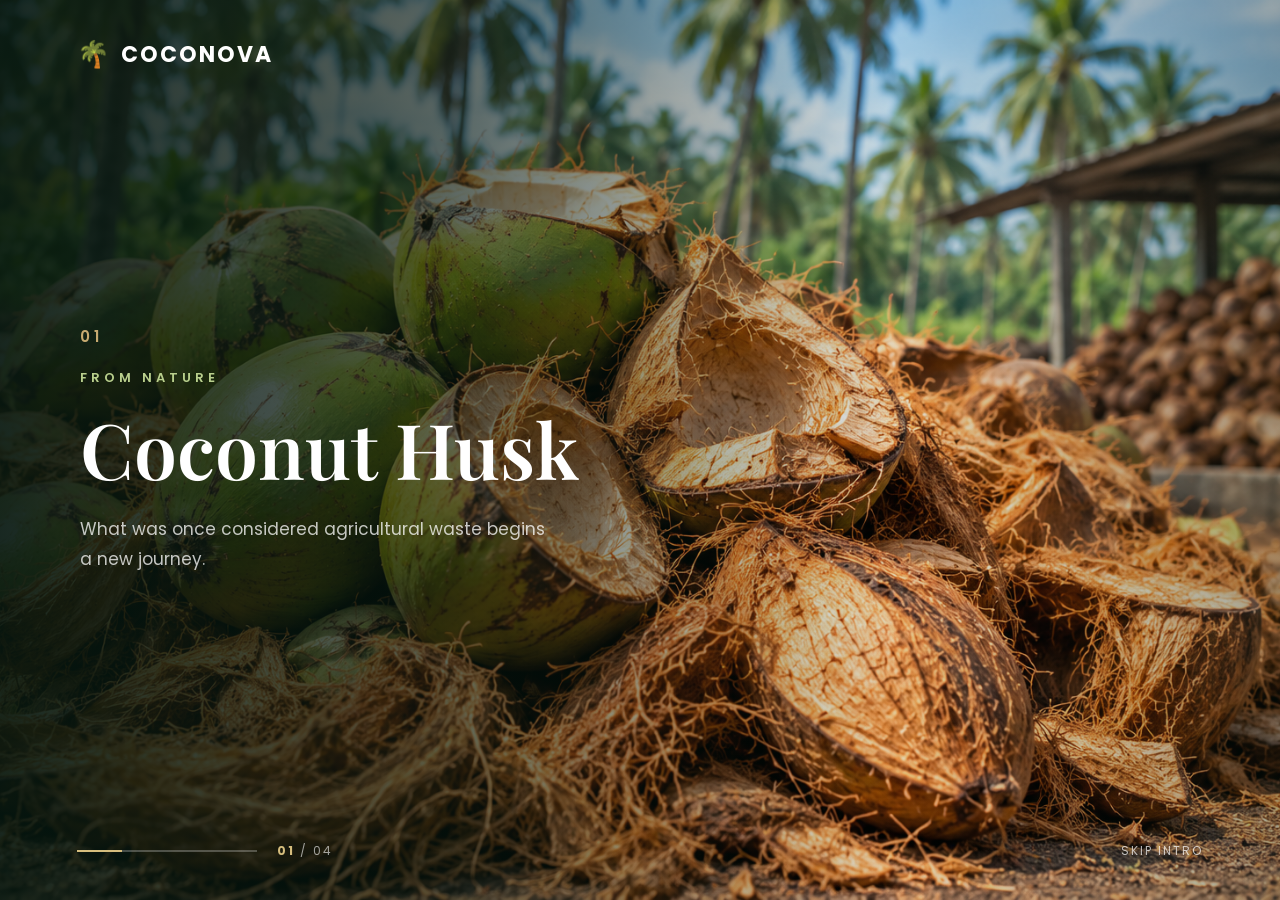
<file: index.html>
<!DOCTYPE html>

<html lang="en">
<head>
    <meta charset="UTF-8">
    <meta name="viewport" content="width=device-width, initial-scale=1.0">

 
<title>COCONOVA | Premium Coconut Products</title>

<link rel="stylesheet" href="style.css">

<!-- Google Font -->
<link rel="preconnect" href="https://fonts.googleapis.com">
<link rel="preconnect" href="https://fonts.gstatic.com" crossorigin>

<link href="https://fonts.googleapis.com/css2?family=Playfair+Display:wght@500;600;700&family=Poppins:wght@300;400;500;600;700&display=swap" rel="stylesheet">

<!-- Font Awesome Icons -->
<link rel="stylesheet"
    href="https://cdnjs.cloudflare.com/ajax/libs/font-awesome/6.5.1/css/all.min.css">
 

</head>

<body>

    <script>
    // Open intro before entering the homepage
    if (!sessionStorage.getItem("coconoveIntroShown")) {

        sessionStorage.setItem(
            "coconoveIntroShown",
            "true"
        );

        window.location.replace("intro.html");
    }
</script>

 
<!-- ================= NAVBAR ================= -->
<!-- ================= NAVBAR ================= -->

<header class="navbar">

    <!-- LOGO -->
    <a href="index.html" class="logo">
        <span class="logo-icon">🌴</span>
        <span>COCONOVA</span>
    </a>


    <!-- MAIN NAVIGATION -->
    <nav class="nav-links">

        <a href="index.html#home">Home</a>

        <a href="explore-machine.html">
            Explore Machine
        </a>

        <a href="shop.html">
            Products
        </a>

       <a href="index.html#about">
    About Us
</a>

<a href="index.html#team">
    Our Team
</a>

        <a href="index.html#contact">
            Contact
        </a>

    </nav>


    <!-- NAV ACTIONS -->
    <div class="nav-actions">

        <!-- MY ACCOUNT -->
        <a href="account.html" class="icon-btn account-btn">
            <i class="fa-solid fa-user"></i>
        </a>


        <!-- CART -->
        <a href="cart.html" class="icon-btn cart-btn">

            <i class="fa-solid fa-cart-shopping"></i>

            <span class="cart-count" id="cartCount">
                0
            </span>

        </a>

    </div>

</header>

<!-- ================= HERO ================= -->

<section class="hero" id="home">

    <div class="hero-overlay"></div>

    <div class="hero-content">

        <p class="hero-tag">
            🌿 SUSTAINABLE • NATURAL • PREMIUM
        </p>

        <h1>
            From Coconut Waste<br>
            To <span>Sustainable Value.</span>
        </h1>

        <p class="hero-description">
            Premium Cocopeat, Natural Coir Fiber and Advanced
            Coconut Processing Machines for a greener future.
        </p>

        <div class="hero-buttons">

           <a href="shop.html" class="btn btn-primary">
    Explore Products
    <i class="fa-solid fa-arrow-right"></i>
</a>
<a href="explore-machine.html" class="btn btn-secondary">
    <i class="fa-solid fa-gears"></i>
    Explore Machines
</a>
        </div>

    </div>

    <div class="hero-scroll">
        <span>Scroll to Explore</span>
        <i class="fa-solid fa-arrow-down"></i>
    </div>

</section>


<!-- ================= INTRO ================= -->

<section class="intro-section">

    <div class="intro-content">

        <p class="section-tag">WELCOME TO COCONOVA</p>

        <h2>
            Natural Solutions.<br>
            Powerful Possibilities.
        </h2>

        <p>
            At COCONOVA, we transform coconut resources into
            high-quality sustainable products. From premium cocopeat
            and natural coir fiber to advanced extraction machinery,
            we provide solutions for agriculture and industry.
        </p>

    </div>

    <div class="stats">

        <div class="stat-card">
            <h3>100%</h3>
            <p>Natural Products</p>
        </div>

        <div class="stat-card">
            <h3>Eco</h3>
            <p>Friendly Solutions</p>
        </div>

        <div class="stat-card">
            <h3>Premium</h3>
            <p>Quality Materials</p>
        </div>

    </div>

</section>

<!-- =========================================
     COCONOVA MACHINE SECTION
========================================= -->

<section class="machine-intro" id="machine">

    <div class="machine-intro-container">

        <!-- LEFT CONTENT -->
        <div class="machine-intro-content">

            <p class="section-tag">
                COCONOVA INNOVATION
            </p>

            <h2>
                Turn Coconut Husk Into
                <span>Something Valuable.</span>
            </h2>

            <p class="machine-description">
                CocoNova is a compact and affordable coconut husk
                processing machine designed for small-scale coconut
                vendors, farmers, and rural communities.
            </p>

            <p class="machine-description">
                Instead of throwing away or selling coconut husks at
                low prices, users can process them into useful
                <strong>Coir Fibre</strong> and
                <strong>Cocopeat</strong>.
            </p>


            <!-- FEATURES -->

            <div class="machine-features">

                <div class="machine-feature">

                    <div class="feature-icon">
                        <i class="fa-solid fa-compress"></i>
                    </div>

                    <div>
                        <h4>Compact Design</h4>
                        <p>Built for small-scale operations with limited space.</p>
                    </div>

                </div>


                <div class="machine-feature">

                    <div class="feature-icon">
                        <i class="fa-solid fa-indian-rupee-sign"></i>
                    </div>

                    <div>
                        <h4>Affordable Solution</h4>
                        <p>An alternative to expensive industrial machines.</p>
                    </div>

                </div>


                <div class="machine-feature">

                    <div class="feature-icon">
                        <i class="fa-solid fa-gears"></i>
                    </div>

                    <div>
                        <h4>Simple Operation</h4>
                        <p>Designed to reduce manual processing effort.</p>
                    </div>

                </div>

            </div>


            <a href="explore-machine.html" class="machine-btn">

                Explore The Machine

                <i class="fa-solid fa-arrow-right"></i>

            </a>

        </div>


        <!-- RIGHT MACHINE VISUAL -->

        <div class="machine-intro-visual">

            <div class="machine-image-box">

                <img src="machine-main.jpg"
                     alt="CocoNova Coconut Processing Machine">

            </div>


            <!-- FLOATING CARD -->

            <div class="machine-output-card">

                <p>FROM ONE MACHINE</p>

                <div class="output-items">

                    <div>
                        <i class="fa-solid fa-seedling"></i>
                        <span>COCOPEAT</span>
                    </div>

                    <div>
                        <i class="fa-solid fa-leaf"></i>
                        <span>COIR FIBRE</span>
                    </div>

                </div>

            </div>

        </div>

    </div>

</section>


<!-- =========================================
     HOW IT WORKS
========================================= -->
<!-- =========================================
     HOW THE MACHINE WORKS
========================================= -->

<section class="machine-process-section">

    <div class="process-heading">

        <p class="section-tag">HOW IT WORKS</p>

        <h2>From Coconut Waste to Valuable Products</h2>

        <p>
            Transforming coconut husk into useful natural products.
        </p>

    </div>


    <div class="process-flow">


        <!-- CARD 1 -->

        <div class="process-card">

            <span class="process-number">01</span>

            <div class="process-image">

                <img src="coconut-husk.jpg"
                     alt="Coconut Husk">

            </div>

            <div class="process-icon">🥥</div>

            <h3>Coconut Husk</h3>

            <p>
                Coconut husks are collected instead of being dumped
                or sold as low-value waste.
            </p>

        </div>


        <!-- ARROW -->

        <div class="process-arrow">
            <i class="fa-solid fa-arrow-right"></i>
        </div>


        <!-- CARD 2 -->

        <div class="process-card">

            <span class="process-number">02</span>

            <div class="process-image">

                <img src="machine-main.jpg"
                     alt="Coconut Processing Machine">

            </div>

            <div class="process-icon">⚙️</div>

            <h3>Processing</h3>

            <p>
                The husk enters the machine for cutting,
                crushing and separation.
            </p>

        </div>


        <!-- ARROW -->

        <div class="process-arrow">
            <i class="fa-solid fa-arrow-right"></i>
        </div>


        <!-- CARD 3 -->

        <div class="process-card">

            <span class="process-number">03</span>

            <div class="process-image">

                <img src="cocopeat-block.jpg"
                     alt="Cocopeat and Coir Fiber">

            </div>

            <div class="process-icon">🌱</div>

            <h3>Useful Output</h3>

            <p>
                The processed material produces valuable
                cocopeat and coir fibre.
            </p>

        </div>


    </div>

</section>
<!-- ================= CATEGORIES ================= -->
<!-- ================= CATEGORIES ================= -->

<section class="categories-section" id="categories">

    <div class="section-heading">

        <p class="section-tag">OUR COLLECTION</p>

        <h2>Shop By Category</h2>

        <p>
            Explore our sustainable coconut-based products
            and advanced coconut processing machinery.
        </p>

    </div>


    <div class="category-grid">


        <!-- COCOPEAT -->

        <div class="category-card category-image-card">

            <img src="cocopeat-block.jpg" alt="Premium Cocopeat">

            <div class="category-content">

                <h3>Cocopeat</h3>

                <p>
                    Premium natural growing medium for
                    gardening and agriculture.
                </p>

                <a href="shop.html?category=cocopeat">
                    Explore
                    <i class="fa-solid fa-arrow-right"></i>
                </a>

            </div>

        </div>


        <!-- COIR FIBER -->

        <div class="category-card category-image-card">

            <img src="coir-fiber.jpg" alt="Natural Coir Fiber">

            <div class="category-content">

                <h3>Coir Fiber</h3>

                <p>
                    Strong, natural and durable coconut
                    fiber for multiple applications.
                </p>

                <a href="shop.html?category=fiber">
                    Explore
                    <i class="fa-solid fa-arrow-right"></i>
                </a>

            </div>

        </div>


        <!-- MACHINE -->

        <div class="category-card category-image-card">

            <img src="machine-main.jpg"
                 alt="CocoNova Coconut Processing Machine">

            <div class="category-content">

                <h3>Machines</h3>

                <p>
                    Advanced coconut processing technology
                    designed for efficient production.
                </p>

                <a href="explore-machine.html">
                    Explore
                    <i class="fa-solid fa-arrow-right"></i>
                </a>

            </div>

        </div>


    </div>

</section>

<!-- ================= FEATURED PRODUCTS ================= -->
<!-- ================= FEATURED PRODUCTS ================= -->

<section class="featured-section">

    <div class="section-heading">

        <p class="section-tag">BEST SELLERS</p>

        <h2>Featured Products</h2>

        <p>
            Explore some of our most popular sustainable
            coconut-based products.
        </p>

    </div>


    <div class="product-grid">


        <!-- PRODUCT 1 -->

        <div class="product-card">

            <div class="product-image">

                <img src="cocopeat-block.jpg"
                     alt="Premium Cocopeat Block">

            </div>

            <div class="product-info">

                <span class="product-category">
                    COCOPEAT
                </span>

                <h3>Premium Cocopeat Block</h3>

                <p>
                    High-quality compressed cocopeat block
                    for gardening and agriculture.
                </p>

                <div class="product-bottom">

                    <span class="price">₹499</span>

                    <a href="shop.html?category=cocopeat"
                       class="add-cart">

                        <i class="fa-solid fa-arrow-right"></i>

                    </a>

                </div>

            </div>

        </div>


        <!-- PRODUCT 2 -->

        <div class="product-card">

            <div class="product-image">

                <img src="coir-fiber.jpg"
                     alt="Natural Coir Fiber">

            </div>

            <div class="product-info">

                <span class="product-category">
                    COIR FIBER
                </span>

                <h3>Natural Coir Fiber</h3>

                <p>
                    Strong and natural coconut fiber suitable
                    for industrial and agricultural applications.
                </p>

                <div class="product-bottom">

                    <span class="price">₹799</span>

                    <a href="shop.html?category=fiber"
                       class="add-cart">

                        <i class="fa-solid fa-arrow-right"></i>

                    </a>

                </div>

            </div>

        </div>


        <!-- PRODUCT 3 -->

        <div class="product-card">

            <div class="product-image">

                <img src="cocopeat-grow-bag.jpg"
                     alt="Cocopeat Grow Bag">

            </div>

            <div class="product-info">

                <span class="product-category">
                    GROW BAG
                </span>

                <h3>Cocopeat Grow Bag</h3>

                <p>
                    Ready-to-use cocopeat growing solution
                    designed for healthy plant development.
                </p>

                <div class="product-bottom">

                    <span class="price">₹599</span>

                    <a href="shop.html?category=cocopeat"
                       class="add-cart">

                        <i class="fa-solid fa-arrow-right"></i>

                    </a>

                </div>

            </div>

        </div>


    </div>


    <!-- VIEW ALL BUTTON -->

    <div class="view-all-products">

        <a href="shop.html" class="machine-btn">

            View All Products

            <i class="fa-solid fa-arrow-right"></i>

        </a>

    </div>

</section>


<!-- ================= MACHINE GALLERY ================= -->

<section class="machine-gallery-section">

    <div class="section-heading">

        <p class="section-tag">ENGINEERED FOR PERFORMANCE</p>

        <h2>Inside The CocoNova Machine</h2>

        <p>
            Explore the machine design, processing system,
            and rotary separation mechanism.
        </p>

    </div>


    <div class="machine-gallery">


        <div class="gallery-item gallery-large">

            <img src="machine-main.jpg"
                 alt="CocoNova Machine">

            <div class="gallery-overlay">

                <span>01</span>

                <h3>CocoNova Processing Machine</h3>

            </div>

        </div>


        <div class="gallery-item">

            <img src="machine-processing.jpg"
                 alt="Coconut Processing System">

            <div class="gallery-overlay">

                <span>02</span>

                <h3>Processing System</h3>

            </div>

        </div>


        <div class="gallery-item">

            <img src="machine-drum.jpg"
                 alt="Rotary Drum">

            <div class="gallery-overlay">

                <span>03</span>

                <h3>Rotary Drum</h3>

            </div>

        </div>


    </div>


    <div class="gallery-button">

        <a href="explore-machine.html" class="machine-btn">

            Explore Machine In Detail

            <i class="fa-solid fa-arrow-right"></i>

        </a>

    </div>

</section>
<!-- ================= WHY US ================= -->

<section class="why-section" id="about">

    <div class="why-content">

        <p class="section-tag">WHY COCONOVA?</p>

        <h2>
            Better For Your Business.<br>
            Better For The Planet.
        </h2>

        <p>
            We believe sustainable materials and modern technology
            can work together to create a better future.
        </p>


        <div class="why-grid">

            <div class="why-item">

                <div class="why-icon">
                    🌱
                </div>

                <div>
                    <h3>Eco-Friendly</h3>
                    <p>
                        Sustainable products made from natural
                        coconut resources.
                    </p>
                </div>

            </div>


            <div class="why-item">

                <div class="why-icon">
                    ⭐
                </div>

                <div>
                    <h3>Premium Quality</h3>
                    <p>
                        Carefully processed materials with
                        consistent quality.
                    </p>
                </div>

            </div>


            <div class="why-item">

                <div class="why-icon">
                    ⚙️
                </div>

                <div>
                    <h3>Modern Technology</h3>
                    <p>
                        Advanced machinery designed for
                        efficient processing.
                    </p>
                </div>

            </div>


        </div>

    </div>

</section>

<!-- =====================================================
     OUR TEAM / FOUNDERS
===================================================== -->

<section class="team-section" id="team">

    <div class="team-heading">

        <p class="section-tag">
            THE PEOPLE BEHIND COCONOVA
        </p>

        <h2>
            Meet Our <span>Team.</span>
        </h2>

        <p>
            COCONOVA is driven by a passionate team combining
            research, engineering, field experience and market
            understanding to turn coconut waste into sustainable value.
        </p>

    </div>


    <!-- ================= TEAM GRID ================= -->

  

<div class="team-grid">

    <!-- 01 VENNELA -->
    <div class="team-card">
        <div class="team-image">
            <img src="vennela.jpg" alt="S. Vennela">
            <div class="team-number">01</div>
        </div>

        <div class="team-info">
            <span class="team-role">TEAM LEAD</span>
            <h3>S. Vennela</h3>
            <p>
                Team coordination, project planning, documentation,
                and ensuring timely completion of project milestones.
            </p>
        </div>
    </div>


    <!-- 02 ABHIJITH -->
    <div class="team-card">
        <div class="team-image">
            <img src="abhijith.jpg" alt="G. Abhijith">
            <div class="team-number">02</div>
        </div>

        <div class="team-info">
            <span class="team-role">RESEARCH & VALIDATION LEAD</span>
            <h3>G. Abhijith</h3>
            <p>
                Research, testing, validation, and supporting
                project development.
            </p>
        </div>
    </div>


    <!-- 03 NAVEEN -->
    <div class="team-card">
        <div class="team-image">
            <img src="naveen.jpg" alt="Naveen">
            <div class="team-number">03</div>
        </div>

        <div class="team-info">
            <span class="team-role">DESIGN & TECHNICAL LEAD</span>
            <h3>Naveen</h3>
            <p>
                Machine design, fabrication, testing,
                and performance improvement.
            </p>
        </div>
    </div>


    <!-- 04 HEMALAYA -->
    <div class="team-card">
        <div class="team-image">
            <img src="hemalaya.jpg" alt="V. Hemalaya">
            <div class="team-number">04</div>
        </div>

        <div class="team-info">
            <span class="team-role">MARKET RESEARCH LEAD</span>
            <h3>V. Hemalaya</h3>
            <p>
                Market research, customer analysis, competitor
                analysis, and identifying market opportunities.
            </p>
        </div>
    </div>


    <!-- 05 RUTHIK -->
    <div class="team-card">
        <div class="team-image">
            <img src="ruthik.jpg" alt="S. Sai Ruthik">
            <div class="team-number">05</div>
        </div>

        <div class="team-info">
            <span class="team-role">FIELD TESTING & MARKET ANALYSIS</span>
            <h3>S. Sai Ruthik</h3>
            <p>
                Field testing, market analysis, stakeholder
                communication, and feedback collection.
            </p>
        </div>
    </div>

</div>



<!-- ================= CTA ================= -->

<section class="cta-section">

    <p class="section-tag">
        READY TO GO GREEN?
    </p>

    <h2>
        Discover Sustainable Coconut Solutions.
    </h2>

    <a href="#categories" class="btn btn-primary">
        Shop Now
        <i class="fa-solid fa-arrow-right"></i>
    </a>

</section>


<!-- ================= FOOTER ================= -->

<footer id="contact">

    <div class="footer-grid">

        <div class="footer-brand">

            <h2>🌴 COCONOVA</h2>

            <p>
                Transforming coconut resources into
                sustainable products and powerful solutions.
            </p>

        </div>


        <div class="footer-links">

            <h3>Quick Links</h3>

            <a href="#home">Home</a>
             <a href="shop.html">Products</a>
            <a href="#machines">Machines</a>
            <a href="#about">About Us</a>

        </div>


        <div class="footer-links">

            <h3>Contact</h3>

            <p>📧  vhran1011@gmail.com/p>
            <p>📞 +91 8639533425</p>
            <p>📍 Hyderabad, India</p>

        </div>

    </div>


    <div class="footer-bottom">

        <p>
            © 2026 COCONOVA. All Rights Reserved.
        </p>

    </div>

</footer>


<script src="script.js"></script>

 

</body>
</html>
</file>
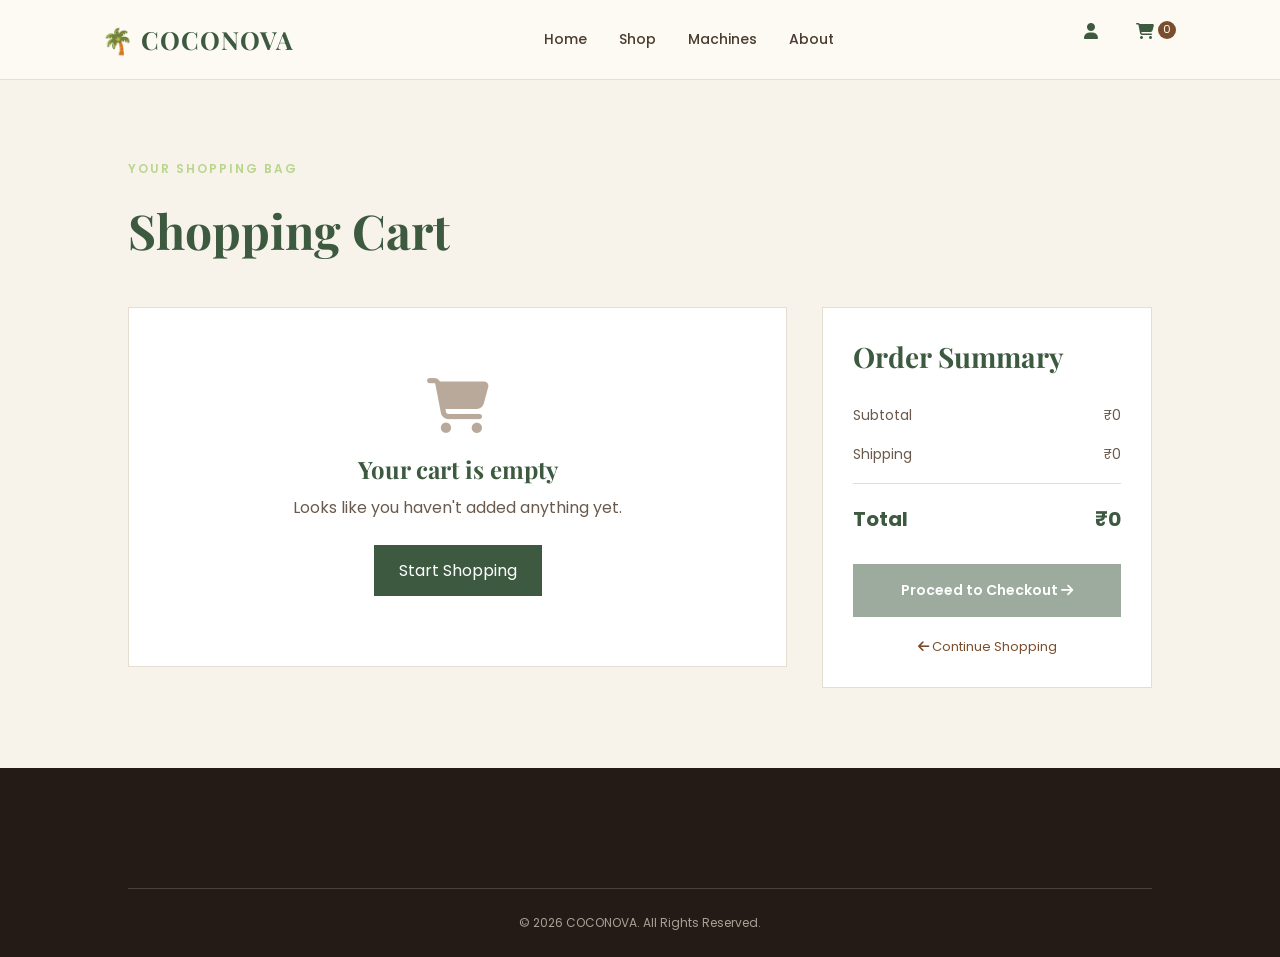
<file: cart.html>
<!DOCTYPE html>
<html lang="en">

<head>

    <meta charset="UTF-8">
    <meta name="viewport" content="width=device-width, initial-scale=1.0">

    <title>Shopping Cart | COCONOVA</title>

    <link rel="stylesheet" href="style.css">
    <link rel="stylesheet" href="cart.css">

    <link href="https://fonts.googleapis.com/css2?family=Playfair+Display:wght@500;600;700&family=Poppins:wght@300;400;500;600;700&display=swap" rel="stylesheet">

    <link rel="stylesheet"
        href="https://cdnjs.cloudflare.com/ajax/libs/font-awesome/6.5.1/css/all.min.css">

</head>

<body>


    <!-- ================= NAVBAR ================= -->

    <header class="navbar">

        <a href="index.html" class="logo">
            🌴 COCONOVA
        </a>

        <nav class="nav-links">

            <a href="index.html">Home</a>
            <a href="shop.html">Shop</a>
            <a href="shop.html?category=machines">Machines</a>
            <a href="index.html#about">About</a>

        </nav>


       <div class="nav-actions">

    <a href="account.html" class="icon-btn account-btn">
        <i class="fa-solid fa-user"></i>
    </a>

    <a href="cart.html" class="icon-btn cart-btn">

        <i class="fa-solid fa-cart-shopping"></i>

        <span class="cart-count">0</span>

    </a>

</div>

    </header>



    <!-- ================= CART ================= -->

    <section class="cart-section">

        <div class="cart-container">


            <div class="cart-header">

                <p class="section-tag">YOUR SHOPPING BAG</p>

                <h1>Shopping Cart</h1>

            </div>



            <div class="cart-layout">


                <!-- CART ITEMS -->

                <div class="cart-items">

                    <div id="cartItems">

                        <!-- JavaScript loads items here -->

                    </div>

                </div>



                <!-- ORDER SUMMARY -->

                <div class="cart-summary">

                    <h2>Order Summary</h2>


                    <div class="summary-row">

                        <span>Subtotal</span>

                        <span id="subtotal">₹0</span>

                    </div>


                    <div class="summary-row">

                        <span>Shipping</span>

                        <span id="shipping">₹0</span>

                    </div>


                    <div class="summary-total">

                        <span>Total</span>

                        <span id="total">₹0</span>

                    </div>


                    <button
                        class="checkout-btn"
                        id="checkoutBtn"
                    >

                        Proceed to Checkout

                        <i class="fa-solid fa-arrow-right"></i>

                    </button>


                    <a
                        href="shop.html"
                        class="continue-shopping"
                    >

                        <i class="fa-solid fa-arrow-left"></i>

                        Continue Shopping

                    </a>


                </div>


            </div>

        </div>

    </section>



    <!-- ================= FOOTER ================= -->

    <footer>

        <div class="footer-bottom">

            <p>© 2026 COCONOVA. All Rights Reserved.</p>

        </div>

    </footer>


  <script type="module" src="cart.js"></script>

</body>

</html>
</file>
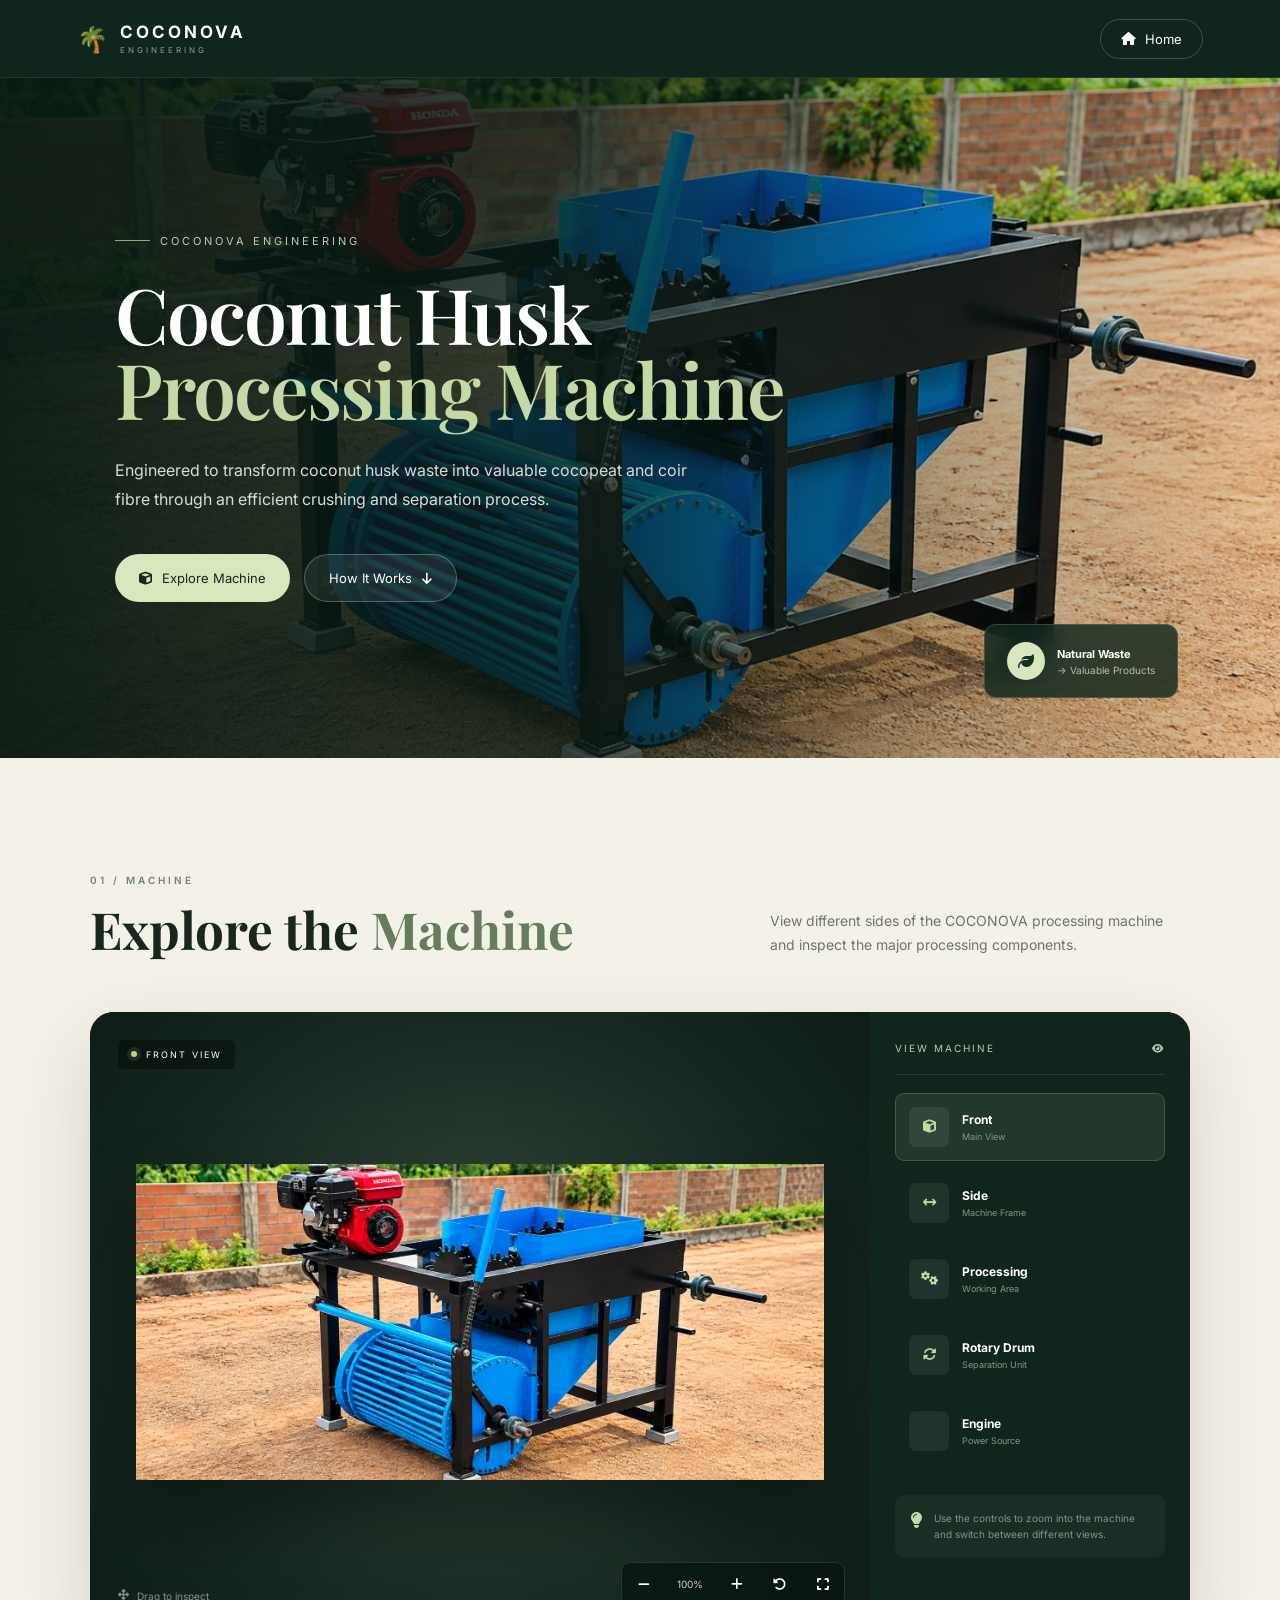
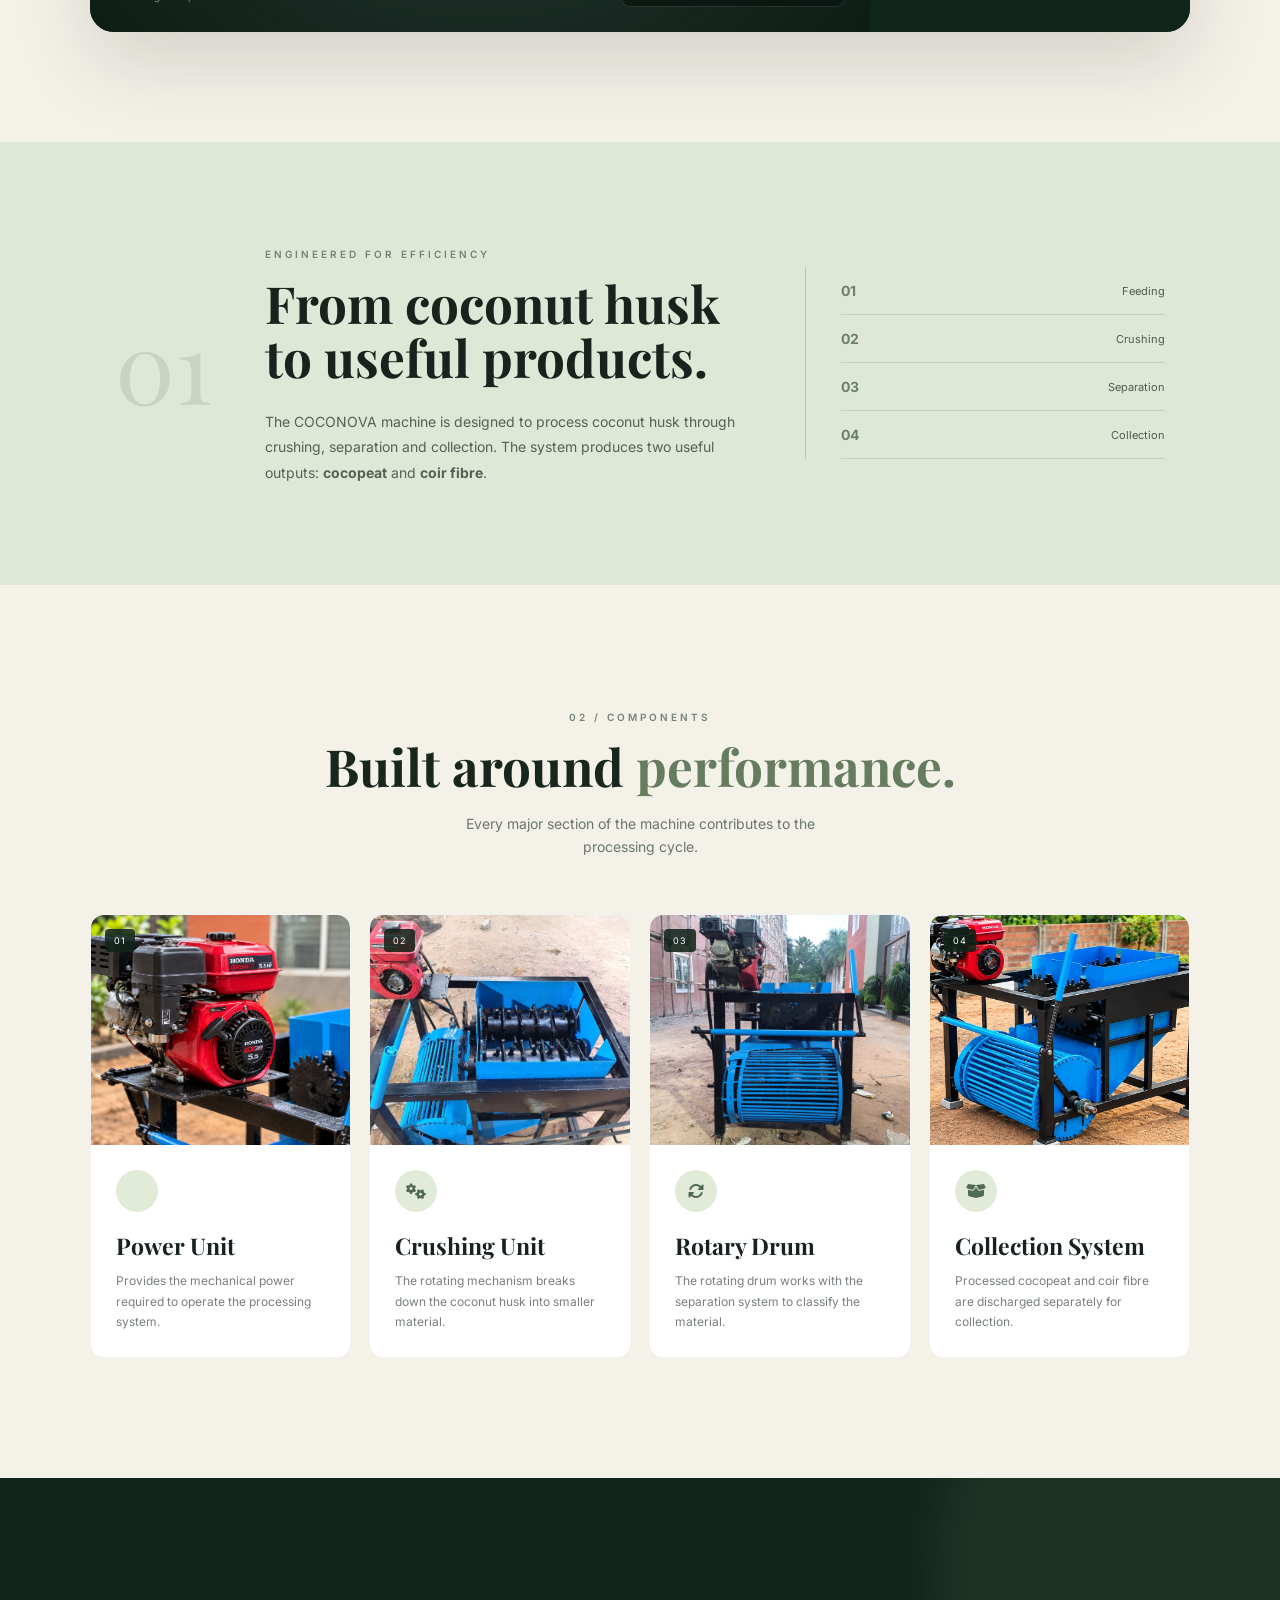
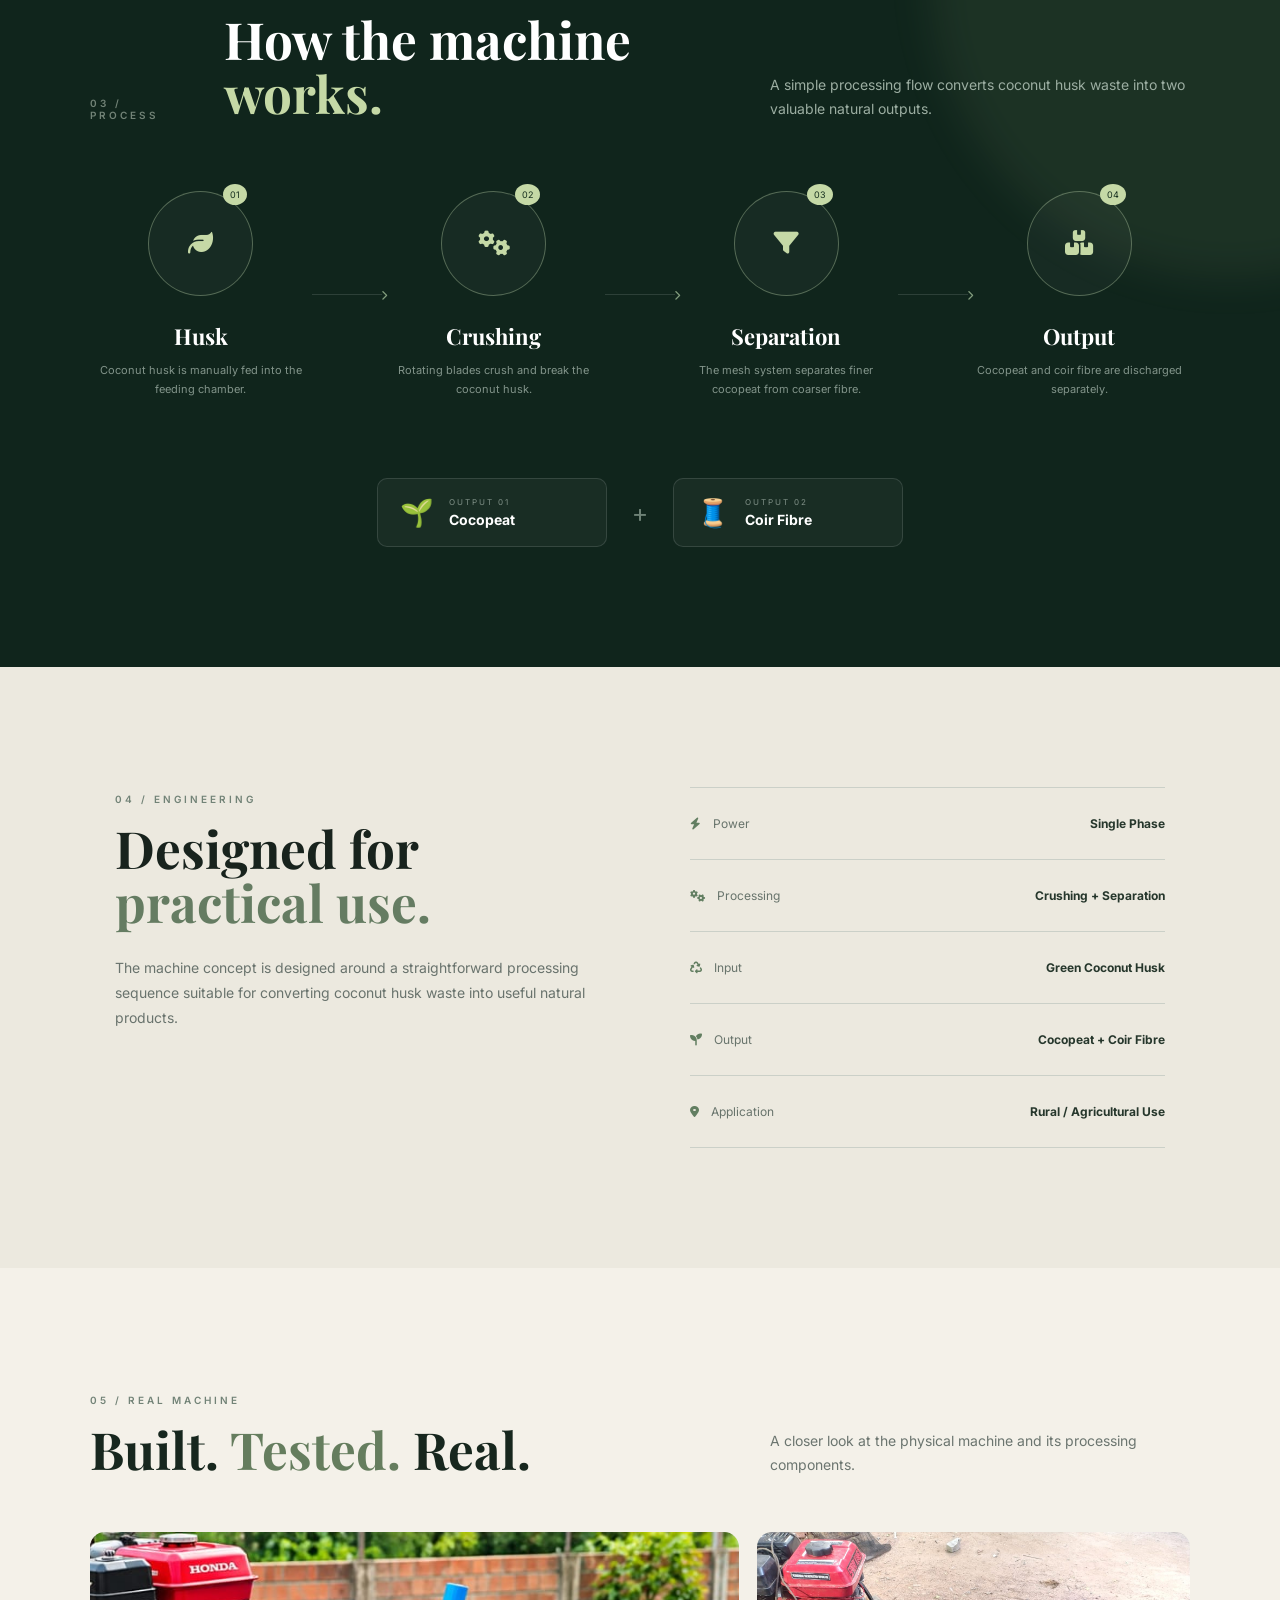
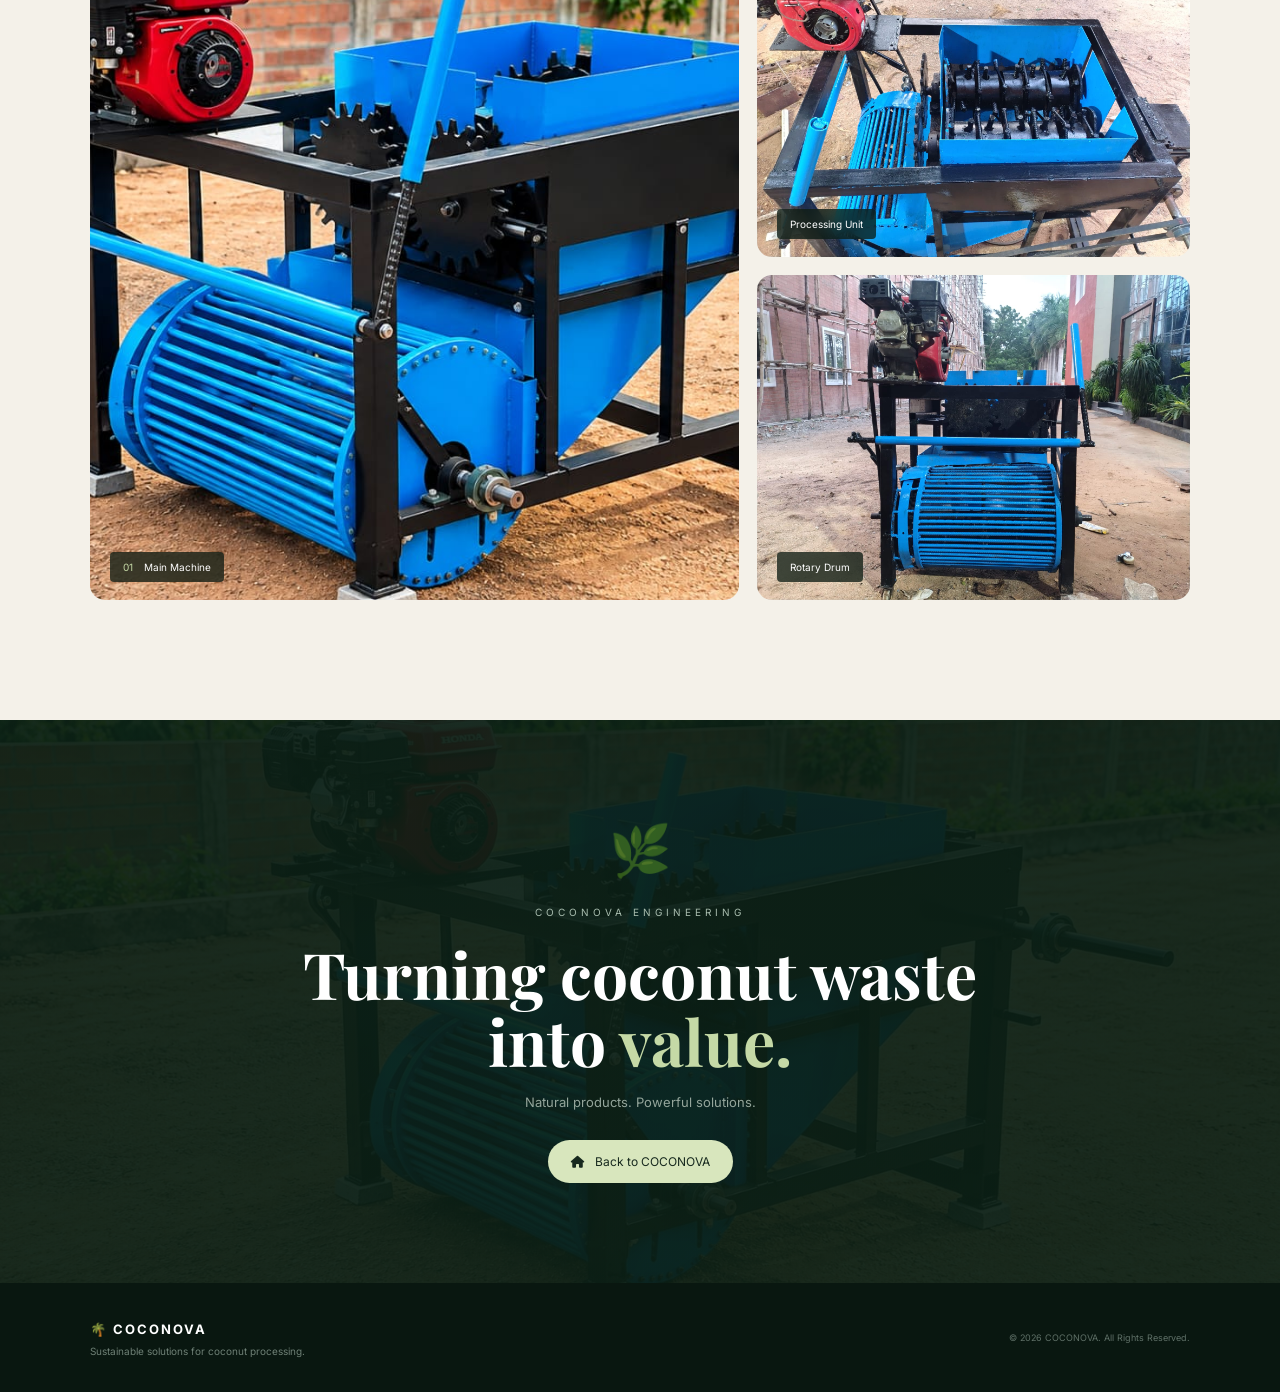
<file: explore-machine.html>
<!DOCTYPE html>
<html lang="en">
<head>
    <meta charset="UTF-8">
    <meta name="viewport" content="width=device-width, initial-scale=1.0">

    <title>Explore Machine | COCONOVA Engineering</title>

    <link rel="stylesheet" href="explore-machine.css">

    <link rel="preconnect" href="https://fonts.googleapis.com">
    <link rel="preconnect" href="https://fonts.gstatic.com" crossorigin>

    <link href="https://fonts.googleapis.com/css2?family=Inter:wght@400;500;600;700&family=Playfair+Display:wght@600;700&display=swap" rel="stylesheet">

    <link rel="stylesheet"
          href="https://cdnjs.cloudflare.com/ajax/libs/font-awesome/6.5.1/css/all.min.css">
</head>

<body>

<!-- =========================================================
     TOP BAR
========================================================= -->

<header class="machine-header">

    <a href="index.html" class="machine-logo">
        <span class="logo-mark">🌴</span>
        <span>
            <strong>COCONOVA</strong>
            <small>ENGINEERING</small>
        </span>
    </a>

    <a href="index.html" class="home-button">
        <i class="fa-solid fa-house"></i>
        <span>Home</span>
    </a>

</header>


<!-- =========================================================
     HERO
========================================================= -->

<section class="machine-hero">

    <div class="hero-content">

        <div class="eyebrow">
            <span></span>
            COCONOVA ENGINEERING
        </div>

        <h1>
            Coconut Husk
            <br>
            <em>Processing Machine</em>
        </h1>

        <p>
            Engineered to transform coconut husk waste into
            valuable cocopeat and coir fibre through an efficient
            crushing and separation process.
        </p>

        <div class="hero-buttons">

            <button class="primary-btn" onclick="scrollToViewer()">
                <i class="fa-solid fa-cube"></i>
                Explore Machine
            </button>

            <button class="secondary-btn" onclick="scrollToProcess()">
                How It Works
                <i class="fa-solid fa-arrow-down"></i>
            </button>

        </div>

    </div>

    <div class="hero-badge">

        <div class="badge-icon">
            <i class="fa-solid fa-leaf"></i>
        </div>

        <div>
            <strong>Natural Waste</strong>
            <span>→ Valuable Products</span>
        </div>

    </div>

</section>


<!-- =========================================================
     MACHINE VIEWER
========================================================= -->

<section class="viewer-section" id="machineViewer">

    <div class="section-heading">

        <div>
            <span class="section-number">01 / MACHINE</span>

            <h2>
                Explore the
                <span>Machine</span>
            </h2>
        </div>

        <p>
            View different sides of the COCONOVA processing
            machine and inspect the major processing components.
        </p>

    </div>


    <div class="machine-viewer">

        <!-- IMAGE AREA -->

        <div class="viewer-image-area">

            <div class="image-glow"></div>

            <img
                id="machineImage"
                src="machine-main.jpg"
                alt="COCONOVA Coconut Husk Processing Machine"
            >

            <!-- Image loading indicator -->

            <div class="image-loader" id="imageLoader">
                <div class="loader-circle"></div>
            </div>


            <!-- IMAGE LABEL -->

            <div class="image-label">

                <span class="live-dot"></span>

                <span id="viewLabel">
                    FRONT VIEW
                </span>

            </div>


            <!-- ZOOM CONTROLS -->

            <div class="viewer-controls">

                <button id="zoomOut" title="Zoom Out">
                    <i class="fa-solid fa-minus"></i>
                </button>

                <div class="zoom-value" id="zoomValue">
                    100%
                </div>

                <button id="zoomIn" title="Zoom In">
                    <i class="fa-solid fa-plus"></i>
                </button>

                <button id="resetView" title="Reset">
                    <i class="fa-solid fa-rotate-left"></i>
                </button>

                <button id="fullscreenBtn" title="Fullscreen">
                    <i class="fa-solid fa-expand"></i>
                </button>

            </div>


            <!-- DRAG HINT -->

            <div class="drag-hint">

                <i class="fa-solid fa-up-down-left-right"></i>

                <span>
                    Drag to inspect
                </span>

            </div>

        </div>


        <!-- VIEW SELECTION -->

        <div class="view-panel">

            <div class="view-panel-title">

                <span>VIEW MACHINE</span>

                <i class="fa-solid fa-eye"></i>

            </div>


            <div class="view-buttons">

                <button
                    class="view-btn active"
                    data-image="machine-main.jpg"
                    data-label="FRONT VIEW"
                >
                    <span class="view-icon">
                        <i class="fa-solid fa-cube"></i>
                    </span>

                    <span>
                        <strong>Front</strong>
                        <small>Main View</small>
                    </span>
                </button>


                <button
                    class="view-btn"
                    data-image="machine-side.jpg"
                    data-label="SIDE VIEW"
                >
                    <span class="view-icon">
                        <i class="fa-solid fa-arrows-left-right"></i>
                    </span>

                    <span>
                        <strong>Side</strong>
                        <small>Machine Frame</small>
                    </span>
                </button>


                <button
                    class="view-btn"
                    data-image="machine-processing.jpg"
                    data-label="PROCESSING VIEW"
                >
                    <span class="view-icon">
                        <i class="fa-solid fa-gears"></i>
                    </span>

                    <span>
                        <strong>Processing</strong>
                        <small>Working Area</small>
                    </span>
                </button>


                <button
                    class="view-btn"
                    data-image="machine-drum.jpg"
                    data-label="ROTARY DRUM"
                >
                    <span class="view-icon">
                        <i class="fa-solid fa-rotate"></i>
                    </span>

                    <span>
                        <strong>Rotary Drum</strong>
                        <small>Separation Unit</small>
                    </span>
                </button>


                <button
                    class="view-btn"
                    data-image="machine-engine.jpg"
                    data-label="POWER UNIT"
                >
                    <span class="view-icon">
                        <i class="fa-solid fa-engine"></i>
                    </span>

                    <span>
                        <strong>Engine</strong>
                        <small>Power Source</small>
                    </span>
                </button>

            </div>


            <div class="viewer-tip">

                <i class="fa-solid fa-lightbulb"></i>

                <p>
                    Use the controls to zoom into the machine
                    and switch between different views.
                </p>

            </div>

        </div>

    </div>

</section>


<!-- =========================================================
     MACHINE INTRO
========================================================= -->

<section class="machine-intro">

    <div class="intro-number">
        01
    </div>

    <div class="intro-content">

        <span class="section-number">
            ENGINEERED FOR EFFICIENCY
        </span>

        <h2>
            From coconut husk
            <br>
            to useful products.
        </h2>

        <p>
            The COCONOVA machine is designed to process coconut
            husk through crushing, separation and collection.
            The system produces two useful outputs:
            <strong>cocopeat</strong> and <strong>coir fibre</strong>.
        </p>

    </div>


    <div class="intro-stats">

        <div class="stat">
            <strong>01</strong>
            <span>Feeding</span>
        </div>

        <div class="stat">
            <strong>02</strong>
            <span>Crushing</span>
        </div>

        <div class="stat">
            <strong>03</strong>
            <span>Separation</span>
        </div>

        <div class="stat">
            <strong>04</strong>
            <span>Collection</span>
        </div>

    </div>

</section>


<!-- =========================================================
     COMPONENTS
========================================================= -->

<section class="components-section">

    <div class="section-heading centered">

        <span class="section-number">
            02 / COMPONENTS
        </span>

        <h2>
            Built around
            <span>performance.</span>
        </h2>

        <p>
            Every major section of the machine contributes
            to the processing cycle.
        </p>

    </div>


    <div class="components-grid">


        <!-- ENGINE -->

        <div class="component-card">

            <div class="component-image">

                <img
                    src="machine-engine.jpg"
                    alt="Machine engine"
                >

                <span class="component-number">
                    01
                </span>

            </div>

            <div class="component-content">

                <div class="component-icon">
                    <i class="fa-solid fa-engine"></i>
                </div>

                <h3>Power Unit</h3>

                <p>
                    Provides the mechanical power required
                    to operate the processing system.
                </p>

            </div>

        </div>


        <!-- CRUSHING -->

        <div class="component-card">

            <div class="component-image">

                <img
                    src="machine-processing.jpg"
                    alt="Machine processing unit"
                >

                <span class="component-number">
                    02
                </span>

            </div>

            <div class="component-content">

                <div class="component-icon">
                    <i class="fa-solid fa-gears"></i>
                </div>

                <h3>Crushing Unit</h3>

                <p>
                    The rotating mechanism breaks down the
                    coconut husk into smaller material.
                </p>

            </div>

        </div>


        <!-- DRUM -->

        <div class="component-card">

            <div class="component-image">

                <img
                    src="machine-drum.jpg"
                    alt="Rotary drum"
                >

                <span class="component-number">
                    03
                </span>

            </div>

            <div class="component-content">

                <div class="component-icon">
                    <i class="fa-solid fa-rotate"></i>
                </div>

                <h3>Rotary Drum</h3>

                <p>
                    The rotating drum works with the
                    separation system to classify the material.
                </p>

            </div>

        </div>


        <!-- OUTPUT -->

        <div class="component-card">

            <div class="component-image output-image">

                <img
                    src="machine-main.jpg"
                    alt="Machine output area"
                >

                <span class="component-number">
                    04
                </span>

            </div>

            <div class="component-content">

                <div class="component-icon">
                    <i class="fa-solid fa-box-open"></i>
                </div>

                <h3>Collection System</h3>

                <p>
                    Processed cocopeat and coir fibre are
                    discharged separately for collection.
                </p>

            </div>

        </div>

    </div>

</section>


<!-- =========================================================
     HOW IT WORKS
========================================================= -->

<section class="process-section" id="process">

    <div class="process-background"></div>

    <div class="process-inner">

        <div class="section-heading process-heading">

            <span class="section-number">
                03 / PROCESS
            </span>

            <h2>
                How the machine
                <span>works.</span>
            </h2>

            <p>
                A simple processing flow converts coconut
                husk waste into two valuable natural outputs.
            </p>

        </div>


        <div class="process-flow">


            <!-- STEP 1 -->

            <div class="process-step">

                <div class="step-circle">
                    <span>01</span>
                    <i class="fa-solid fa-leaf"></i>
                </div>

                <h3>Husk</h3>

                <p>
                    Coconut husk is manually fed into
                    the feeding chamber.
                </p>

            </div>


            <div class="flow-line">
                <i class="fa-solid fa-chevron-right"></i>
            </div>


            <!-- STEP 2 -->

            <div class="process-step">

                <div class="step-circle">
                    <span>02</span>
                    <i class="fa-solid fa-gears"></i>
                </div>

                <h3>Crushing</h3>

                <p>
                    Rotating blades crush and break
                    the coconut husk.
                </p>

            </div>


            <div class="flow-line">
                <i class="fa-solid fa-chevron-right"></i>
            </div>


            <!-- STEP 3 -->

            <div class="process-step">

                <div class="step-circle">
                    <span>03</span>
                    <i class="fa-solid fa-filter"></i>
                </div>

                <h3>Separation</h3>

                <p>
                    The mesh system separates finer
                    cocopeat from coarser fibre.
                </p>

            </div>


            <div class="flow-line">
                <i class="fa-solid fa-chevron-right"></i>
            </div>


            <!-- STEP 4 -->

            <div class="process-step">

                <div class="step-circle">
                    <span>04</span>
                    <i class="fa-solid fa-boxes-stacked"></i>
                </div>

                <h3>Output</h3>

                <p>
                    Cocopeat and coir fibre are
                    discharged separately.
                </p>

            </div>

        </div>


        <!-- OUTPUTS -->

        <div class="outputs">

            <div class="output-card">

                <div class="output-icon">
                    🌱
                </div>

                <div>
                    <span>OUTPUT 01</span>
                    <strong>Cocopeat</strong>
                </div>

            </div>


            <div class="output-plus">
                +
            </div>


            <div class="output-card">

                <div class="output-icon">
                    🧵
                </div>

                <div>
                    <span>OUTPUT 02</span>
                    <strong>Coir Fibre</strong>
                </div>

            </div>

        </div>

    </div>

</section>


<!-- =========================================================
     SPECIFICATIONS
========================================================= -->

<section class="spec-section">

    <div class="spec-left">

        <span class="section-number">
            04 / ENGINEERING
        </span>

        <h2>
            Designed for
            <span>practical use.</span>
        </h2>

        <p>
            The machine concept is designed around a
            straightforward processing sequence suitable
            for converting coconut husk waste into useful
            natural products.
        </p>

    </div>


    <div class="spec-table">

        <div class="spec-row">

            <span>
                <i class="fa-solid fa-bolt"></i>
                Power
            </span>

            <strong>
                Single Phase
            </strong>

        </div>


        <div class="spec-row">

            <span>
                <i class="fa-solid fa-gears"></i>
                Processing
            </span>

            <strong>
                Crushing + Separation
            </strong>

        </div>


        <div class="spec-row">

            <span>
                <i class="fa-solid fa-recycle"></i>
                Input
            </span>

            <strong>
                Green Coconut Husk
            </strong>

        </div>


        <div class="spec-row">

            <span>
                <i class="fa-solid fa-seedling"></i>
                Output
            </span>

            <strong>
                Cocopeat + Coir Fibre
            </strong>

        </div>


        <div class="spec-row">

            <span>
                <i class="fa-solid fa-location-dot"></i>
                Application
            </span>

            <strong>
                Rural / Agricultural Use
            </strong>

        </div>

    </div>

</section>


<!-- =========================================================
     REAL MACHINE GALLERY
========================================================= -->

<section class="gallery-section">

    <div class="section-heading">

        <div>

            <span class="section-number">
                05 / REAL MACHINE
            </span>

            <h2>
                Built.
                <span>Tested.</span>
                Real.
            </h2>

        </div>

        <p>
            A closer look at the physical machine and
            its processing components.
        </p>

    </div>


    <div class="machine-gallery">

        <div class="gallery-main">

            <img
                src="machine-main.jpg"
                alt="COCONOVA machine"
            >

            <div class="gallery-caption">
                <span>01</span>
                Main Machine
            </div>

        </div>


        <div class="gallery-small">

            <div>

                <img
                    src="machine-processing.jpg"
                    alt="Processing mechanism"
                >

                <span>Processing Unit</span>

            </div>


            <div>

                <img
                    src="machine-drum.jpg"
                    alt="Rotary drum"
                >

                <span>Rotary Drum</span>

            </div>

        </div>

    </div>

</section>


<!-- =========================================================
     FINAL CTA
========================================================= -->

<section class="machine-cta">

    <div class="cta-leaf">
        🌿
    </div>

    <span>
        COCONOVA ENGINEERING
    </span>

    <h2>
        Turning coconut waste
        <br>
        into <em>value.</em>
    </h2>

    <p>
        Natural products. Powerful solutions.
    </p>

    <a href="index.html" class="cta-button">
        <i class="fa-solid fa-house"></i>
        Back to COCONOVA
    </a>

</section>


<!-- =========================================================
     FOOTER
========================================================= -->

<footer class="machine-footer">

    <div>

        <strong>🌴 COCONOVA</strong>

        <p>
            Sustainable solutions for coconut processing.
        </p>

    </div>

    <span>
        © 2026 COCONOVA. All Rights Reserved.
    </span>

</footer>


<script src="explore-machine.js"></script>

</body>
</html>
</file>
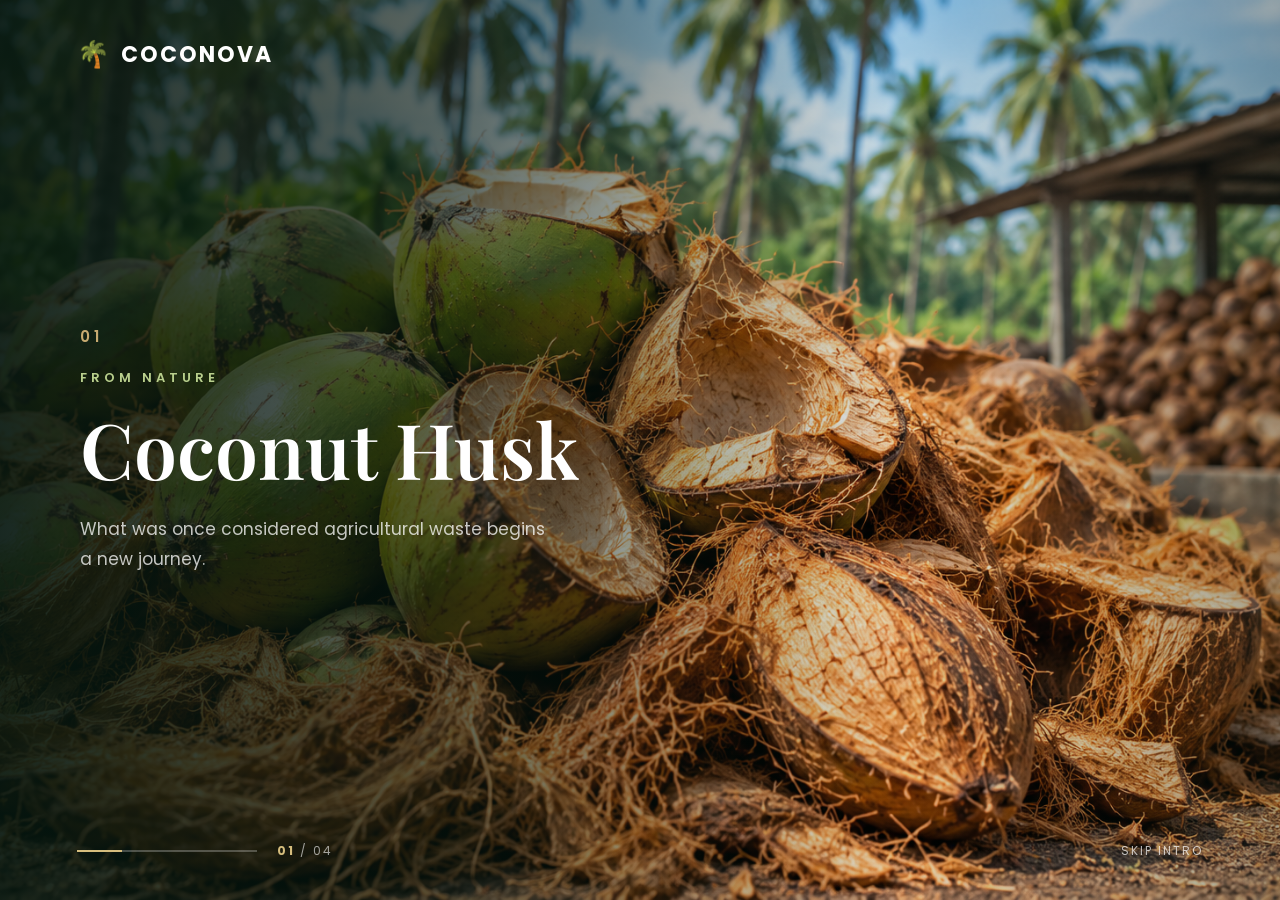
<file: intro.html>
<!DOCTYPE html>
<html lang="en">

<head>

    <meta charset="UTF-8">

    <meta
        name="viewport"
        content="width=device-width, initial-scale=1.0"
    >

    <title>COCONOVA</title>


    <!-- ==========================================
         GOOGLE FONTS
    =========================================== -->

    <link rel="preconnect" href="https://fonts.googleapis.com">

    <link
        rel="preconnect"
        href="https://fonts.gstatic.com"
        crossorigin
    >

    <link
        href="https://fonts.googleapis.com/css2?family=Playfair+Display:wght@500;600;700&family=Poppins:wght@300;400;500;600;700&display=swap"
        rel="stylesheet"
    >


    <!-- ==========================================
         INTRO CSS
    =========================================== -->

    <link
        rel="stylesheet"
        href="intro.css"
    >

</head>


<body>


<!-- ==========================================
     COCONOVA INTRO
========================================== -->

<div
    class="intro-container"
    id="introScreen"
>


    <!-- ==========================================
         BACKGROUND
    =========================================== -->

    <div class="intro-background"></div>

    <div class="overlay"></div>


    <!-- ==========================================
         LOGO
    =========================================== -->

    <div class="intro-logo">

        <span class="palm">🌴</span>

        <span>COCONOVA</span>

    </div>



    <!-- ==========================================
         SLIDES
    =========================================== -->

    <section class="slides-container">


        <!-- ======================================
             SLIDE 1
        ======================================= -->

        <div class="intro-slide active">

            <div class="slide-image">

                <img
                    src="coconut-husk.jpg"
                    alt="Coconut Husk"
                >

            </div>


            <div class="slide-content">

                <span class="slide-number">
                    01
                </span>

                <p class="small-title">
                    FROM NATURE
                </p>

                <h1>
                    Coconut Husk
                </h1>

                <p>
                    What was once considered agricultural
                    waste begins a new journey.
                </p>

            </div>

        </div>



        <!-- ======================================
             SLIDE 2
        ======================================= -->

        <div class="intro-slide">

            <div class="slide-image">

                <img
                    src="processing-machine.jpg"
                    alt="Processing Machine"
                >

            </div>


            <div class="slide-content">

                <span class="slide-number">
                    02
                </span>

                <p class="small-title">
                    ADVANCED PROCESSING
                </p>

                <h1>
                    Powerful Technology
                </h1>

                <p>
                    Coconut husk enters the COCONOVA
                    processing system for crushing
                    and separation.
                </p>

            </div>

        </div>



        <!-- ======================================
             SLIDE 3
        ======================================= -->

        <div class="intro-slide">

            <div class="slide-image">

                <img
                    src="machine-main.jpg"
                    alt="COCONOVA Machine"
                >

            </div>


            <div class="slide-content">

                <span class="slide-number">
                    03
                </span>

                <p class="small-title">
                    ENGINEERED FOR PERFORMANCE
                </p>

                <h1>
                    The COCONOVA Machine
                </h1>

                <p>
                    Designed to process green coconut husk
                    efficiently and transform waste into
                    valuable natural materials.
                </p>

            </div>

        </div>



        <!-- ======================================
             SLIDE 4
        ======================================= -->

        <div class="intro-slide final-slide">


            <div class="final-content">


                <span class="small-title">
                    THE RESULT
                </span>


                <h1>
                    From Waste<br>
                    To Value.
                </h1>


                <p>
                    Premium Cocopeat and Natural Coir Fiber.
                </p>



                <!-- ==================================
                     OUTPUT PRODUCTS
                =================================== -->

                <div class="outputs">


                    <!-- COCOPEAT -->

                    <div class="output-card">

                        <img
                            src="cocopeat-output.jpg"
                            alt="Cocopeat"
                        >

                        <span>
                            COCOPEAT
                        </span>

                    </div>



                    <!-- COIR FIBER -->

                    <div class="output-card">

                        <img
                            src="coir-fiber.jpg"
                            alt="Coir Fiber"
                        >

                        <span>
                            COIR FIBER
                        </span>

                    </div>


                </div>



                <!-- ==================================
                     ENTER WEBSITE
                =================================== -->

              <a
    href="index.html?intro=done"
    class="enter-btn"
    id="enterWebsite"
>

                    <span>
                        ENTER COCONOVA
                    </span>

                    <span>
                        →
                    </span>

                </a>


            </div>


        </div>


    </section>



    <!-- ==========================================
         PROGRESS
    =========================================== -->

    <div class="progress-container">


        <div class="progress-bar">

            <span id="progressBar"></span>

        </div>


        <div class="progress-text">

            <span
                class="current-slide"
                id="currentSlide"
            >
                01
            </span>

            <span>
                / 04
            </span>

        </div>


    </div>



    <!-- ==========================================
         SKIP INTRO
    =========================================== -->

    <a
        href="index.html"
        class="skip-btn"
        id="skipIntro"
    >
        SKIP INTRO
    </a>


</div>



<!-- ==========================================
     INTRO JAVASCRIPT
========================================== -->

<script src="intro.js"></script>


</body>

</html>
</file>
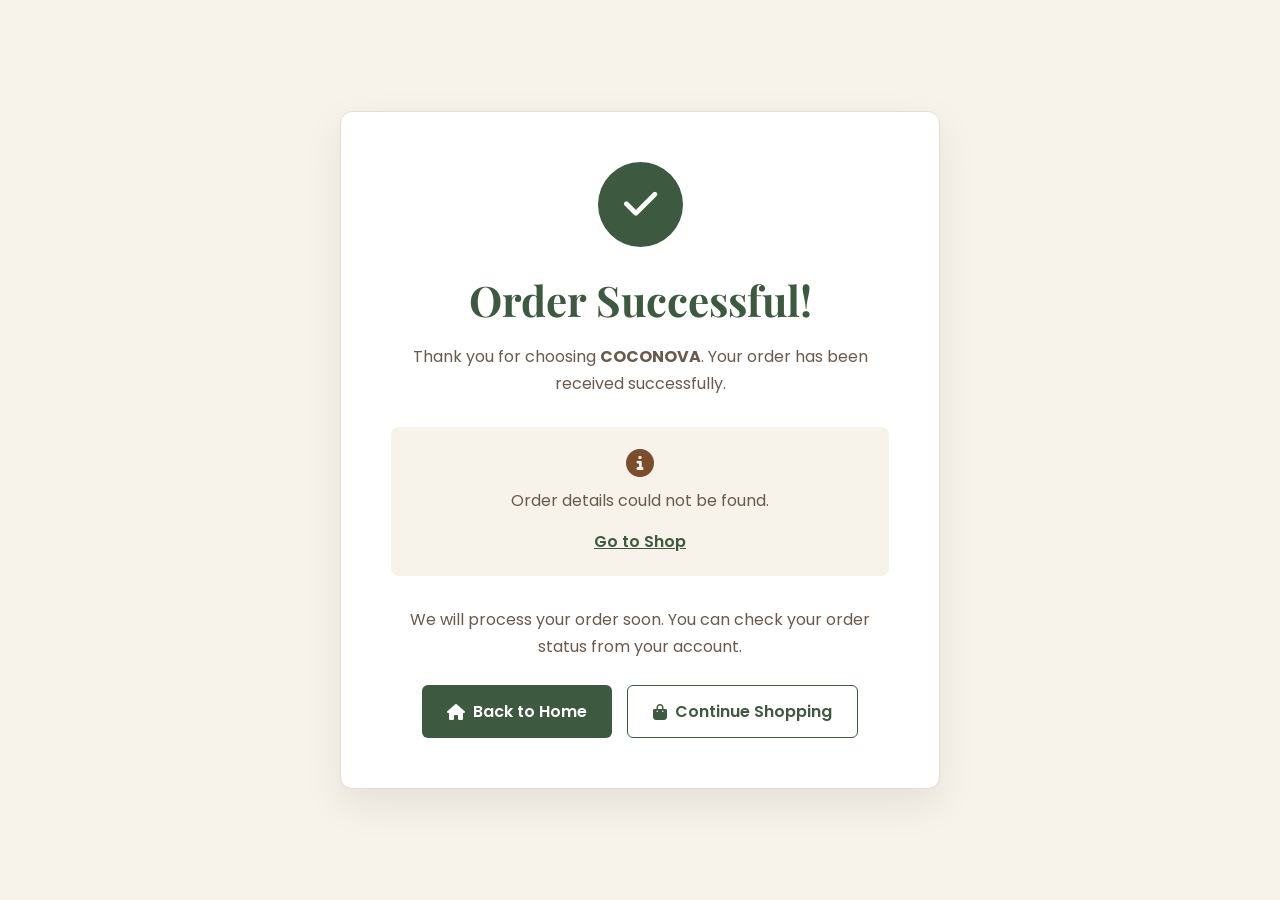
<file: order-success.html>
<!DOCTYPE html>
<html lang="en">

<head>

    <meta charset="UTF-8">

    <meta
        name="viewport"
        content="width=device-width, initial-scale=1.0"
    >

    <title>Order Successful | COCONOVA</title>


    <!-- MAIN CSS -->

    <link
        rel="stylesheet"
        href="style.css"
    >


    <!-- GOOGLE FONTS -->

    <link
        href="https://fonts.googleapis.com/css2?family=Playfair+Display:wght@500;600;700&family=Poppins:wght@300;400;500;600;700&display=swap"
        rel="stylesheet"
    >


    <!-- FONT AWESOME -->

    <link
        rel="stylesheet"
        href="https://cdnjs.cloudflare.com/ajax/libs/font-awesome/6.5.1/css/all.min.css"
    >


    <style>

        /* ============================= */
        /* SUCCESS PAGE */
        /* ============================= */

        .success-page {

            min-height: 100vh;

            display: flex;

            align-items: center;

            justify-content: center;

            padding: 40px 20px;

            background: #f7f3eb;

        }


        /* ============================= */
        /* SUCCESS CARD */
        /* ============================= */

        .success-card {

            background: white;

            max-width: 600px;

            width: 100%;

            padding: 50px;

            text-align: center;

            border: 1px solid #e5ddd0;

            border-radius: 12px;

            box-shadow:
                0 15px 40px
                rgba(0, 0, 0, 0.08);

        }


        /* ============================= */
        /* SUCCESS ICON */
        /* ============================= */

        .success-icon {

            width: 85px;

            height: 85px;

            margin:
                0 auto
                25px;

            border-radius: 50%;

            background: #3d5a40;

            color: white;

            display: flex;

            align-items: center;

            justify-content: center;

            font-size: 38px;

        }


        /* ============================= */
        /* HEADING */
        /* ============================= */

        .success-card h1 {

            font-family:
                "Playfair Display",
                serif;

            color: #3d5a40;

            font-size: 42px;

            margin-bottom: 15px;

        }


        /* ============================= */
        /* TEXT */
        /* ============================= */

        .success-card p {

            color: #6a5a4d;

            line-height: 1.7;

            margin-bottom: 15px;

        }


        /* ============================= */
        /* ORDER DETAILS BOX */
        /* ============================= */

        .order-details {

            background: #f7f3eb;

            padding: 22px;

            margin:
                30px 0;

            border-radius: 8px;

            text-align: left;

        }


        .order-row {

            display: flex;

            justify-content: space-between;

            gap: 20px;

            padding:
                10px 0;

            border-bottom:
                1px solid #e5ddd0;

            color: #6a5a4d;

        }


        .order-row:last-child {

            border-bottom: none;

        }


        .order-row strong {

            color: #3d5a40;

        }


        /* ============================= */
        /* STATUS */
        /* ============================= */

        .order-status {

            display: inline-block;

            padding:
                7px 15px;

            background: #fff3cd;

            color: #856404;

            border-radius: 20px;

            font-size: 13px;

            font-weight: 600;

        }


        /* ============================= */
        /* BUTTONS */
        /* ============================= */

        .success-buttons {

            display: flex;

            justify-content: center;

            gap: 15px;

            flex-wrap: wrap;

            margin-top: 25px;

        }


        .success-btn {

            display: inline-flex;

            align-items: center;

            justify-content: center;

            gap: 8px;

            padding:
                13px 25px;

            border-radius: 6px;

            text-decoration: none;

            font-family:
                "Poppins",
                sans-serif;

            font-weight: 600;

            transition: 0.3s;

        }


        .home-btn {

            background: #3d5a40;

            color: white;

        }


        .home-btn:hover {

            background: #2e4631;

            transform:
                translateY(-2px);

        }


        .shop-btn {

            border:
                1px solid #3d5a40;

            color: #3d5a40;

            background: white;

        }


        .shop-btn:hover {

            background: #f7f3eb;

        }


        /* ============================= */
        /* MOBILE */
        /* ============================= */

        @media (max-width: 600px) {

            .success-card {

                padding:
                    35px 22px;

            }


            .success-card h1 {

                font-size: 32px;

            }


            .order-row {

                flex-direction: column;

                gap: 3px;

            }

        }

    </style>

</head>


<body>


    <!-- ============================= -->
    <!-- SUCCESS PAGE -->
    <!-- ============================= -->

    <section class="success-page">


        <div class="success-card">


            <!-- SUCCESS ICON -->

            <div class="success-icon">

                <i class="fa-solid fa-check"></i>

            </div>


            <!-- TITLE -->

            <h1>

                Order Successful!

            </h1>


            <!-- MESSAGE -->

            <p>

                Thank you for choosing
                <strong>COCONOVA</strong>.

                Your order has been received
                successfully.

            </p>


            <!-- ============================= -->
            <!-- ORDER DETAILS -->
            <!-- ============================= -->

            <div
                class="order-details"
                id="orderDetails"
            >

                Loading order details...

            </div>


            <!-- MESSAGE -->

            <p>

                We will process your order soon.

                You can check your order status
                from your account.

            </p>


            <!-- ============================= -->
            <!-- BUTTONS -->
            <!-- ============================= -->

            <div class="success-buttons">


                <a
                    href="index.html"
                    class="success-btn home-btn"
                >

                    <i class="fa-solid fa-house"></i>

                    Back to Home

                </a>


                <a
                    href="shop.html"
                    class="success-btn shop-btn"
                >

                    <i class="fa-solid fa-bag-shopping"></i>

                    Continue Shopping

                </a>


            </div>


        </div>


    </section>


    <!-- ============================= -->
    <!-- JAVASCRIPT -->
    <!-- ============================= -->

    <script>


        // =====================================
        // GET LAST ORDER
        // =====================================

        const lastOrder = JSON.parse(

            localStorage.getItem(
                "lastCOCONOVAOrder"
            )

        );


        const orderDetails =

            document.getElementById(
                "orderDetails"
            );


        // =====================================
        // DISPLAY ORDER
        // =====================================

        if (lastOrder) {


            orderDetails.innerHTML = `


                <div class="order-row">

                    <span>

                        Order Number

                    </span>


                    <strong>

                        ${lastOrder.orderNumber}

                    </strong>

                </div>


                <div class="order-row">

                    <span>

                        Total Amount

                    </span>


                    <strong>

                        ₹${Number(
                            lastOrder.total
                        ).toLocaleString()}

                    </strong>

                </div>


                <div class="order-row">

                    <span>

                        Payment Method

                    </span>


                    <strong>

                        ${lastOrder.paymentMethod}

                    </strong>

                </div>


                <div class="order-row">

                    <span>

                        Order Status

                    </span>


                    <span
                        class="order-status"
                    >

                        ${lastOrder.status}

                    </span>

                </div>


            `;


        }


        // =====================================
        // ORDER NOT FOUND
        // =====================================

        else {


            orderDetails.innerHTML = `


                <div
                    style="
                        text-align: center;
                        color: #6a5a4d;
                    "
                >

                    <i
                        class="fa-solid fa-circle-info"
                        style="
                            font-size: 28px;
                            margin-bottom: 10px;
                            color: #7a4e2d;
                        "
                    ></i>


                    <p>

                        Order details could not
                        be found.

                    </p>


                    <a
                        href="shop.html"
                        style="
                            color: #3d5a40;
                            font-weight: 600;
                        "
                    >

                        Go to Shop

                    </a>


                </div>


            `;


        }


    </script>


</body>

</html>
</file>
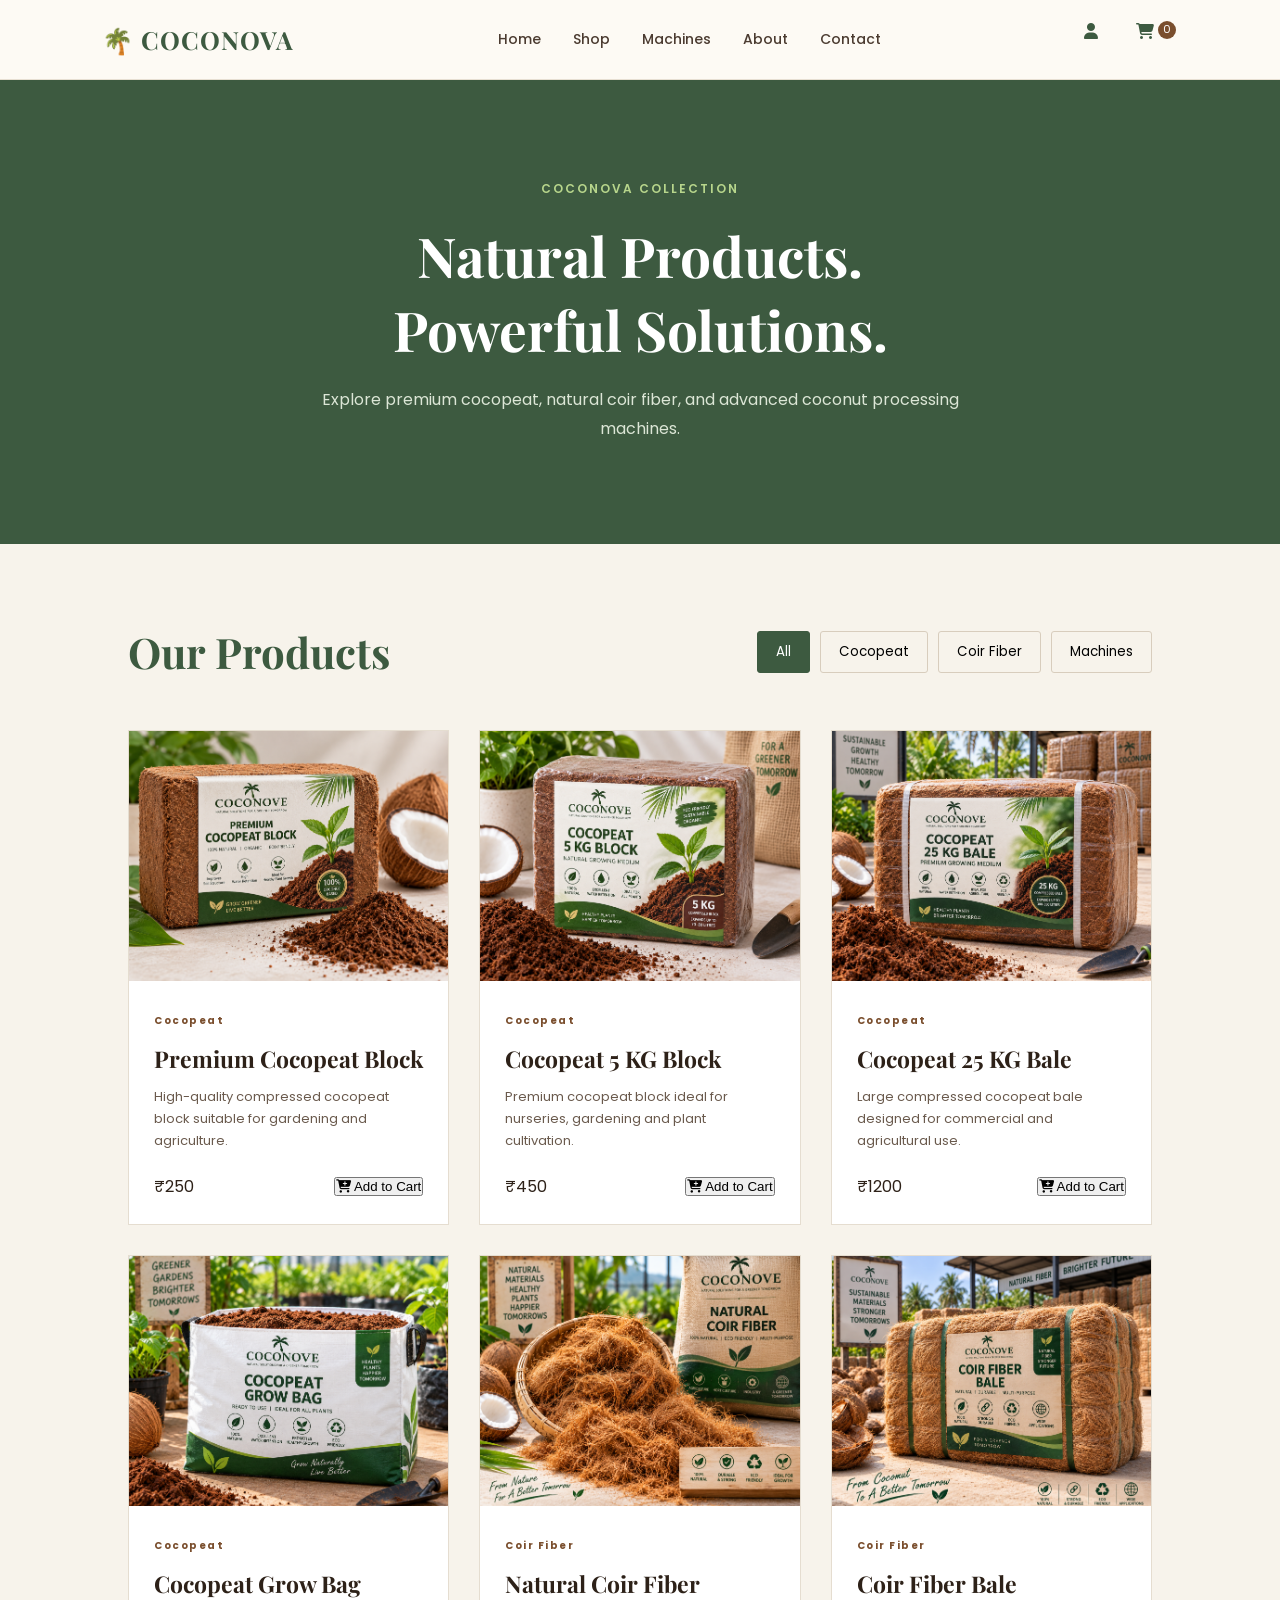
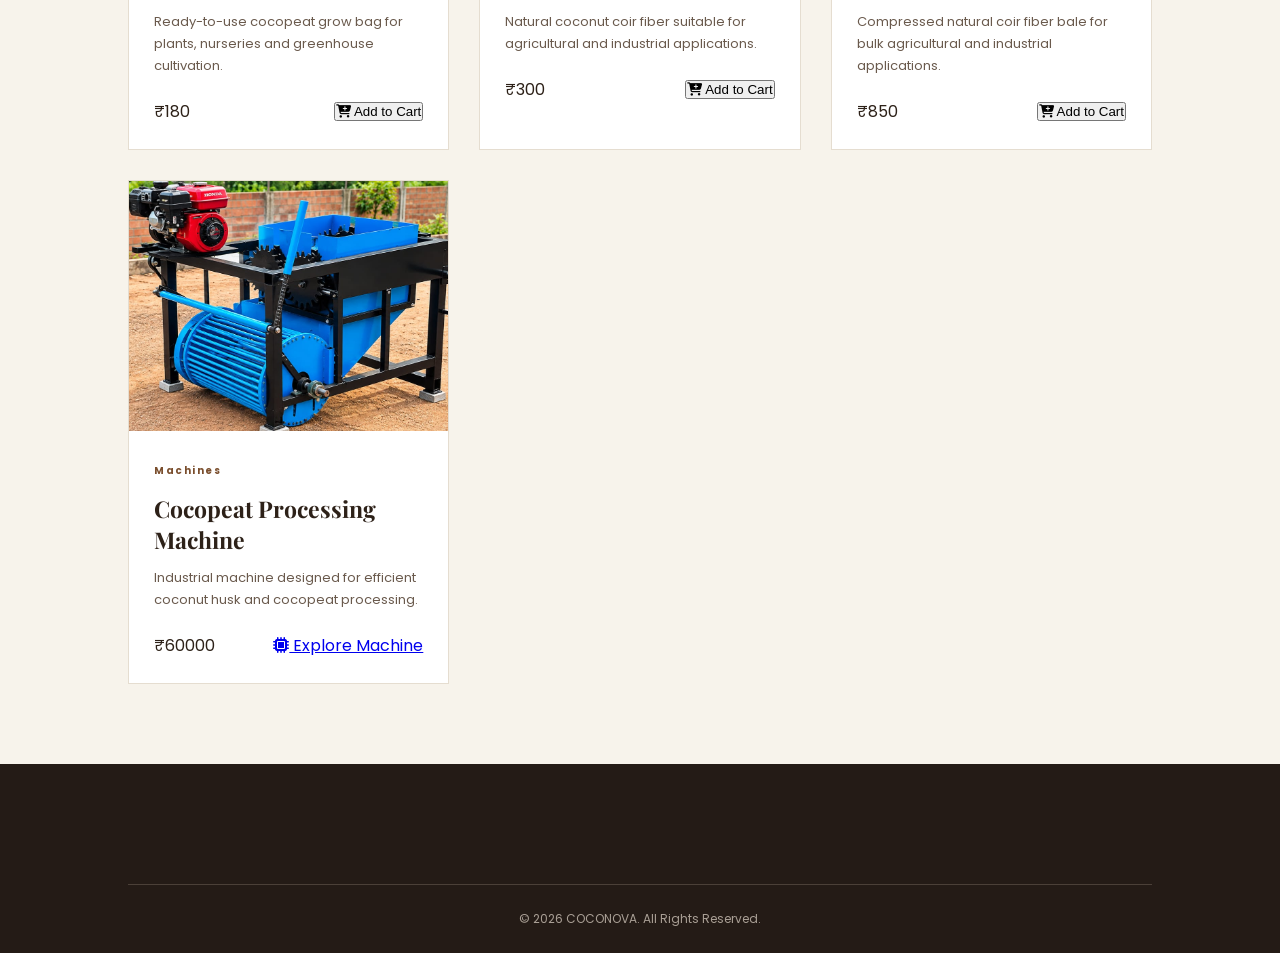
<file: shop.html>
<!DOCTYPE html>
<html lang="en">

<head>
    <meta charset="UTF-8">
    <meta name="viewport" content="width=device-width, initial-scale=1.0">

    <title>Shop | COCONOVA</title>

    <link rel="stylesheet" href="style.css">
    <link rel="stylesheet" href="shop.css">

    <link href="https://fonts.googleapis.com/css2?family=Playfair+Display:wght@500;600;700&family=Poppins:wght@300;400;500;600;700&display=swap" rel="stylesheet">

    <link rel="stylesheet"
        href="https://cdnjs.cloudflare.com/ajax/libs/font-awesome/6.5.1/css/all.min.css">
</head>

<body>

    <!-- NAVBAR -->
    <header class="navbar">

        <a href="index.html" class="logo">
            🌴 COCONOVA
        </a>

        <nav class="nav-links">
            <a href="index.html">Home</a>
            <a href="shop.html" class="active">Shop</a>
            <a href="shop.html?category=machines">Machines</a>
            <a href="index.html#about">About</a>
            <a href="index.html#contact">Contact</a>
        </nav>

      <div class="nav-actions">

    <a href="account.html" class="icon-btn account-btn">
        <i class="fa-solid fa-user"></i>
    </a>

    <a href="cart.html" class="icon-btn cart-btn">

        <i class="fa-solid fa-cart-shopping"></i>

        <span class="cart-count">0</span>

    </a>

</div>

    </header>


    <!-- SHOP HERO -->

    <section class="shop-hero">

        <p class="section-tag">COCONOVA COLLECTION</p>

        <h1>Natural Products.<br>Powerful Solutions.</h1>

        <p>
            Explore premium cocopeat, natural coir fiber,
            and advanced coconut processing machines.
        </p>

    </section>


    <!-- FILTERS -->

    <section class="shop-section">

        <div class="shop-top">

            <h2>Our Products</h2>

            <div class="filters">

                <button class="filter-btn active" data-category="all">
                    All
                </button>

                <button class="filter-btn" data-category="cocopeat">
                    Cocopeat
                </button>

                <button class="filter-btn" data-category="fiber">
                    Coir Fiber
                </button>

                <button class="filter-btn" data-category="machines">
                    Machines
                </button>

            </div>

        </div>


        <!-- PRODUCTS -->

        <div class="shop-products" id="shopProducts">

            <!-- JavaScript will load products here -->

        </div>

    </section>


    <footer>

        <div class="footer-bottom">
            <p>© 2026 COCONOVA. All Rights Reserved.</p>
        </div>

    </footer>


    <script src="shop.js"></script>

</body>
</html>
</file>
<file: style.css>
* {
  margin: 0;
  padding: 0;
  box-sizing: border-box;
  }

html {
scroll-behavior: smooth;
}

body {
font-family: "Poppins", sans-serif;
background: #f7f3eb;
color: #2d2118;
}

/* ================= NAVBAR ================= */

.navbar {
height: 80px;

 
display: flex;
align-items: center;
justify-content: space-between;

padding: 0 8%;

background: #fdfaf4;

position: sticky;
top: 0;

z-index: 1000;

border-bottom: 1px solid #e7dfd2;
 

}

.logo {
text-decoration: none;

 
font-family: "Playfair Display", serif;

font-size: 25px;
font-weight: 700;

color: #3d5a40;

letter-spacing: 1px;
 

}

.logo-icon {
margin-right: 5px;
}

.nav-links {
display: flex;
gap: 32px;
}

.nav-links a {
text-decoration: none;

 
color: #4b3b30;

font-size: 14px;
font-weight: 500;

transition: 0.3s;
 

}

.nav-links a:hover {
color: #6b8e23;
}

.nav-actions {
display: flex;
gap: 10px;
}

.icon-btn {
width: 42px;
height: 42px;

 
border: none;

background: transparent;

border-radius: 50%;

cursor: pointer;

font-size: 16px;

color: #3d5a40;

transition: 0.3s;

position: relative;
 

}

.icon-btn:hover {
background: #e8eee2;
}

.cart-count {
position: absolute;

 
top: 2px;
right: 2px;

background: #7a4e2d;

color: white;

width: 18px;
height: 18px;

border-radius: 50%;

font-size: 11px;

display: flex;
align-items: center;
justify-content: center;
 

}

/* ================= HERO ================= */

.hero {
min-height: 88vh;

 
position: relative;

display: flex;
align-items: center;

padding: 0 10%;

background:
    linear-gradient(
        90deg,
        rgba(25, 45, 30, 0.85),
        rgba(25, 45, 30, 0.55)
    ),
    url("https://images.unsplash.com/photo-1580984969071-a8da5656c2fb?auto=format&fit=crop&w=1800&q=80");

background-size: cover;
background-position: center;

color: white;
 

}

.hero-content {
max-width: 700px;

 
position: relative;

z-index: 2;
 

}

.hero-tag,
.section-tag {
color: #b8d68c;

 
font-size: 12px;

letter-spacing: 2px;

font-weight: 600;

margin-bottom: 20px;
 

}

.hero h1 {
font-family: "Playfair Display", serif;

 
font-size: clamp(45px, 6vw, 82px);

line-height: 1.1;

margin-bottom: 25px;
 

}

.hero h1 span {
color: #d8b26e;
}

.hero-description {
font-size: 17px;

 
line-height: 1.8;

max-width: 600px;

color: #f1eee7;

margin-bottom: 35px;
 

}

/* ================= BUTTONS ================= */

.hero-buttons {
display: flex;

 
gap: 15px;

flex-wrap: wrap;
 

}

.btn {
display: inline-flex;

 
align-items: center;

gap: 10px;

padding: 15px 25px;

border-radius: 4px;

text-decoration: none;

font-size: 14px;

font-weight: 600;

transition: 0.3s;
 

}

.btn-primary {
background: #d8b26e;

 
color: #2d2118;
 

}

.btn-primary:hover {
background: #ebc783;

 
transform: translateY(-3px);
 

}

.btn-secondary {
border: 1px solid rgba(255,255,255,0.6);

 
color: white;
 

}

.btn-secondary:hover {
background: white;

 
color: #2d2118;
 

}

.hero-scroll {
position: absolute;

 
bottom: 30px;

left: 50%;

transform: translateX(-50%);

display: flex;

flex-direction: column;

align-items: center;

gap: 8px;

font-size: 12px;

opacity: 0.8;
 

}

/* ================= INTRO ================= */

.intro-section {
padding: 100px 10%;

 
display: grid;

grid-template-columns: 1fr 1fr;

gap: 80px;

align-items: center;
 

}

.intro-content h2,
.section-heading h2,
.why-content h2,
.cta-section h2 {
font-family: "Playfair Display", serif;

 
font-size: 48px;

line-height: 1.2;

margin-bottom: 25px;

color: #3d5a40;
 

}

.intro-content > p:last-child {
line-height: 1.8;

 
color: #6a5a4d;
 

}

.stats {
display: grid;

 
grid-template-columns: repeat(3, 1fr);

gap: 15px;
 

}

.stat-card {
background: #ffffff;

 
padding: 30px 15px;

text-align: center;

border: 1px solid #e5ddd0;

transition: 0.3s;
 

}

.stat-card:hover {
transform: translateY(-8px);

 
box-shadow: 0 15px 30px rgba(0,0,0,0.08);
 

}

.stat-card h3 {
font-family: "Playfair Display", serif;

 
font-size: 28px;

color: #7a4e2d;

margin-bottom: 8px;
 

}

.stat-card p {
font-size: 12px;

 
color: #6a5a4d;
 

}

/* ================= CATEGORIES ================= */

.categories-section {
padding: 100px 10%;

 
background: #efe9dd;
 

}

.section-heading {
text-align: center;

 
max-width: 650px;

margin: auto auto 60px;
 

}

.section-heading > p:last-child {
color: #6a5a4d;

 
line-height: 1.7;
 

}

.category-grid {
display: grid;

 
grid-template-columns: repeat(3, 1fr);

gap: 25px;
 

}

.category-card {
background: #fffdf8;

 
padding: 45px 30px;

text-align: center;

border: 1px solid #e4dacb;

transition: 0.35s;
 

}

.category-card:hover {
transform: translateY(-10px);

 
box-shadow: 0 20px 40px rgba(70,50,30,0.12);
 

}

.category-icon {
font-size: 50px;

 
margin-bottom: 25px;
 

}

.category-card h3 {
font-family: "Playfair Display", serif;

 
font-size: 28px;

margin-bottom: 15px;

color: #3d5a40;
 

}

.category-card p {
font-size: 14px;

 
color: #6a5a4d;

line-height: 1.7;

margin-bottom: 25px;
 

}

.category-card a {
color: #7a4e2d;

 
text-decoration: none;

font-size: 13px;

font-weight: 600;
 

}

/* ================= FEATURED PRODUCTS ================= */

.featured-section {
padding: 100px 10%;
}

.product-grid {
display: grid;

 
grid-template-columns: repeat(3, 1fr);

gap: 25px;
 

}

.product-card {
background: white;


border: 1px solid #e5ddd0;

overflow: hidden;

transition: 0.3s;
 

}

.product-card:hover {
transform: translateY(-8px);

 
box-shadow: 0 20px 40px rgba(0,0,0,0.1);
 

}

.product-image {
height: 260px;

 
display: flex;

align-items: center;

justify-content: center;

font-size: 90px;
 

}

.product-cocopeat {
background: #e8dfcf;
}

.product-fiber {
background: #dce6d6;
}

.product-machine {
background: #dedbd5;
}

.product-info {
padding: 25px;
}

.product-category {
font-size: 10px;

 
letter-spacing: 1.5px;

color: #7a4e2d;

font-weight: 700;
 

}

.product-info h3 {
font-family: "Playfair Display", serif;

 
font-size: 23px;

margin: 12px 0;
 

}

.product-info p {
font-size: 13px;

 
color: #6a5a4d;

line-height: 1.7;
 

}

.product-bottom {
display: flex;

 
align-items: center;

justify-content: space-between;

margin-top: 22px;
 

}

.price {
color: #3d5a40;

 
font-weight: 700;

font-size: 18px;
 

}

.add-cart {
width: 42px;
height: 42px;

 
border: none;

background: #3d5a40;

color: white;

cursor: pointer;

transition: 0.3s;
 

}

.add-cart:hover {
background: #7a4e2d;
}

/* ================= WHY ================= */

.why-section {
padding: 100px 10%;

 
background: #3d5a40;

color: white;
 

}

.why-content {
max-width: 900px;
}

.why-content h2 {
color: white;
}

.why-content > p {
color: #d8e0d4;

 
line-height: 1.8;

margin-bottom: 45px;
 

}

.why-grid {
display: grid;

 
grid-template-columns: repeat(3, 1fr);

gap: 30px;
 

}

.why-item {
display: flex;

 
gap: 15px;
 

}

.why-icon {
font-size: 28px;
}

.why-item h3 {
margin-bottom: 8px;
}

.why-item p {
font-size: 13px;

 
line-height: 1.6;

color: #d8e0d4;
 

}

/* ================= CTA ================= */

.cta-section {
padding: 110px 10%;

 
text-align: center;

background: #e7dcc8;
 

}

.cta-section h2 {
margin-bottom: 30px;
}

/* ================= FOOTER ================= */

footer {
background: #241b16;

 
color: white;

padding: 70px 10% 25px;
 

}

.footer-grid {
display: grid;

 
grid-template-columns: 2fr 1fr 1fr;

gap: 50px;
 

}

.footer-brand h2 {
font-family: "Playfair Display", serif;

 
margin-bottom: 20px;

color: #d8b26e;
 

}

.footer-brand p {
color: #cfc7bd;

 
line-height: 1.7;

max-width: 350px;

font-size: 14px;
 

}

.footer-links {
display: flex;

 
flex-direction: column;

gap: 12px;
 

}

.footer-links h3 {
color: #d8b26e;

 
margin-bottom: 8px;
 

}

.footer-links a,
.footer-links p {
color: #cfc7bd;

 
text-decoration: none;

font-size: 13px;
 

}

.footer-bottom {
border-top: 1px solid #4b4038;

 
margin-top: 50px;

padding-top: 25px;

text-align: center;

color: #a99f95;

font-size: 12px;
 

}

/* ================= MOBILE ================= */

@media (max-width: 900px) {

 
.navbar {
    padding: 0 5%;
}

.nav-links {
    display: none;
}

.intro-section {
    grid-template-columns: 1fr;
    gap: 50px;
}

.category-grid,
.product-grid,
.why-grid {
    grid-template-columns: 1fr;
}

.footer-grid {
    grid-template-columns: 1fr;
}
 

}

@media (max-width: 600px) {

 
.navbar {
    height: 70px;
}

.logo {
    font-size: 20px;
}

.icon-btn {
    width: 35px;
    height: 35px;
}

.hero {
    padding: 0 7%;
    min-height: 85vh;
}

.hero h1 {
    font-size: 45px;
}

.intro-section,
.categories-section,
.featured-section,
.why-section,
.cta-section {
    padding: 70px 7%;
}

.intro-content h2,
.section-heading h2,
.why-content h2,
.cta-section h2 {
    font-size: 35px;
}

.stats {
    grid-template-columns: 1fr;
}


}
/* ==========================================
   GLOBAL RESPONSIVE SETTINGS
========================================== */

/* Prevent horizontal scrolling */

html,
body {
    width: 100%;
    overflow-x: hidden;
}


/* Better box sizing */

*,
*::before,
*::after {
    box-sizing: border-box;
}


/* Images responsive */

img {
    max-width: 100%;
    height: auto;
}


/* ==========================================
   LARGE SCREENS
========================================== */

@media (min-width: 1400px) {

    .container,
    .hero-container,
    .shop-container,
    .account-container,
    .cart-container {
        max-width: 1400px;
        margin-left: auto;
        margin-right: auto;
    }

}


/* ==========================================
   TABLETS
========================================== */

@media (max-width: 1024px) {

    .navbar {
        padding-left: 5%;
        padding-right: 5%;
    }

    .hero-container {
        padding-left: 5%;
        padding-right: 5%;
    }

}


/* ==========================================
   MOBILE NAVBAR
========================================== */

@media (max-width: 768px) {

    .navbar {

        padding: 15px 20px;

        flex-wrap: wrap;

        gap: 15px;

    }


    .logo {

        font-size: 20px;

    }


    .nav-links {

        order: 3;

        width: 100%;

        display: flex;

        justify-content: center;

        gap: 18px;

        flex-wrap: wrap;

    }


    .nav-links a {

        font-size: 13px;

    }


    .nav-actions {

        margin-left: auto;

        display: flex;

        gap: 10px;

    }


    .icon-btn {

        width: 38px;

        height: 38px;

    }

}


/* ==========================================
   SMALL MOBILE
========================================== */

@media (max-width: 480px) {

    .navbar {

        padding: 12px 15px;

    }


    .nav-links {

        gap: 12px;

    }


    .nav-links a {

        font-size: 12px;

    }


    .logo {

        font-size: 18px;

    }

}
/* ==========================================
   HOMEPAGE RESPONSIVE
========================================== */

@media (max-width: 900px) {

    .hero-container {

        grid-template-columns: 1fr;

        text-align: center;

        gap: 40px;

    }


    .hero-content {

        margin: auto;

    }


    .hero-buttons {

        justify-content: center;

        flex-wrap: wrap;

    }


    .hero-image {

        margin: auto;

    }

}


/* MOBILE */

@media (max-width: 600px) {

    .hero-section {

        padding: 60px 20px;

    }


    .hero-title {

        font-size: clamp(
            36px,
            10vw,
            55px
        );

        line-height: 1.15;

    }


    .hero-content p {

        font-size: 15px;

    }


    .hero-buttons {

        flex-direction: column;

        align-items: stretch;

        width: 100%;

    }


    .hero-buttons .btn {

        width: 100%;

        text-align: center;

    }

}
/* =========================================
   MACHINE INTRO SECTION
========================================= */

.machine-intro {
    padding: 110px 8%;
    background: #f6f3ec;
    overflow: hidden;
}

.machine-intro-container {
    max-width: 1400px;
    margin: auto;

    display: grid;
    grid-template-columns: 1fr 1fr;

    align-items: center;
    gap: 80px;
}


/* LEFT CONTENT */

.machine-intro-content h2 {
    font-family: "Playfair Display", serif;

    font-size: clamp(40px, 5vw, 68px);

    line-height: 1.15;

    color: #173c2d;

    margin: 15px 0 25px;
}

.machine-intro-content h2 span {
    display: block;
    color: #8b6b3f;
}


.machine-description {
    font-family: "Poppins", sans-serif;

    font-size: 16px;

    line-height: 1.9;

    color: #555;

    max-width: 600px;

    margin-bottom: 15px;
}


/* FEATURES */

.machine-features {
    margin-top: 35px;

    display: grid;

    gap: 20px;
}


.machine-feature {
    display: flex;

    align-items: center;

    gap: 18px;
}


.feature-icon {
    min-width: 55px;
    height: 55px;

    display: flex;

    align-items: center;
    justify-content: center;

    background: #173c2d;

    color: #fff;

    border-radius: 14px;

    font-size: 20px;
}


.machine-feature h4 {
    font-family: "Poppins", sans-serif;

    color: #173c2d;

    font-size: 17px;

    margin-bottom: 4px;
}


.machine-feature p {
    font-family: "Poppins", sans-serif;

    color: #666;

    font-size: 14px;

    margin: 0;
}


/* BUTTON */

.machine-btn {
    display: inline-flex;

    align-items: center;

    gap: 12px;

    margin-top: 40px;

    padding: 16px 28px;

    background: #173c2d;

    color: white;

    text-decoration: none;

    font-family: "Poppins", sans-serif;

    font-weight: 600;

    border-radius: 50px;

    transition: 0.3s ease;
}


.machine-btn:hover {
    background: #8b6b3f;

    transform: translateY(-3px);
}


/* =========================================
   MACHINE IMAGE
========================================= */

.machine-intro-visual {
    position: relative;
}


.machine-image-box {
    position: relative;

    border-radius: 25px;

    overflow: hidden;

    background: #173c2d;

    box-shadow:
        0 25px 60px rgba(0, 0, 0, 0.2);
}


.machine-image-box img {
    width: 100%;

    height: 520px;

    object-fit: cover;

    display: block;

    transition: 0.5s ease;
}


.machine-image-box:hover img {
    transform: scale(1.05);
}


/* OUTPUT CARD */

.machine-output-card {
    position: absolute;

    bottom: -30px;

    left: -40px;

    background: white;

    padding: 22px 28px;

    border-radius: 18px;

    box-shadow:
        0 15px 40px rgba(0, 0, 0, 0.15);
}


.machine-output-card > p {
    font-family: "Poppins", sans-serif;

    font-size: 11px;

    letter-spacing: 2px;

    color: #888;

    margin-bottom: 15px;
}


.output-items {
    display: flex;

    gap: 25px;
}


.output-items div {
    display: flex;

    flex-direction: column;

    gap: 8px;

    color: #173c2d;

    font-family: "Poppins", sans-serif;

    font-size: 12px;

    font-weight: 700;
}


.output-items i {
    font-size: 24px;

    color: #8b6b3f;
}


/* =========================================
   HOW IT WORKS
========================================= */

.machine-process {
    padding: 110px 8%;

    background: #173c2d;

    color: white;
}


.process-header {
    text-align: center;

    max-width: 700px;

    margin: auto;

    margin-bottom: 70px;
}


.process-header h2 {
    font-family: "Playfair Display", serif;

    font-size: 52px;

    margin: 15px 0;
}


.process-header > p:last-child {
    font-family: "Poppins", sans-serif;

    color: #d8ddd9;
}


.machine-process .section-tag {
    color: #c5b08b;
}


/* PROCESS STEPS */

.process-steps {
    max-width: 1200px;

    margin: auto;

    display: flex;

    align-items: center;

    justify-content: center;

    gap: 30px;
}


.process-step {
    width: 300px;

    min-height: 310px;

    padding: 35px 30px;

    position: relative;

    text-align: center;

    background: rgba(255, 255, 255, 0.08);

    border: 1px solid rgba(255, 255, 255, 0.12);

    border-radius: 20px;

    transition: 0.3s ease;
}


.process-step:hover {
    transform: translateY(-10px);

    background: rgba(255, 255, 255, 0.13);
}


.step-number {
    position: absolute;

    top: 18px;

    left: 20px;

    font-family: "Poppins", sans-serif;

    font-size: 13px;

    color: #c5b08b;

    font-weight: 600;
}


.step-icon {
    font-size: 55px;

    margin: 30px 0 20px;
}


.process-step h3 {
    font-family: "Poppins", sans-serif;

    font-size: 20px;

    margin-bottom: 12px;
}


.process-step p {
    font-family: "Poppins", sans-serif;

    font-size: 14px;

    line-height: 1.8;

    color: #d7ded9;
}


.process-arrow {
    font-size: 25px;

    color: #c5b08b;
}


/* =========================================
   RESPONSIVE
========================================= */

@media (max-width: 1000px) {

    .machine-intro-container {
        grid-template-columns: 1fr;

        gap: 60px;
    }


    .machine-intro-visual {
        max-width: 700px;

        margin: auto;
    }


    .process-steps {
        flex-direction: column;
    }


    .process-arrow {
        transform: rotate(90deg);
    }

}


@media (max-width: 600px) {

    .machine-intro {
        padding: 80px 6%;
    }


    .machine-process {
        padding: 80px 6%;
    }


    .machine-image-box img {
        height: 380px;
    }


    .machine-output-card {
        position: relative;

        left: auto;

        bottom: auto;

        margin-top: -10px;

        width: 90%;
    }


    .machine-intro-content h2 {
        font-size: 42px;
    }


    .process-header h2 {
        font-size: 40px;
    }


    .process-step {
        width: 100%;
    }

}
/* =========================================
   CATEGORY IMAGE CARDS
========================================= */

.category-image-card {
    position: relative;
    overflow: hidden;
    padding: 0 !important;
    min-height: 420px;
    border-radius: 18px;
}

.category-image-card img {
    width: 100%;
    height: 420px;
    object-fit: cover;
    display: block;
    transition: 0.5s ease;
}

.category-image-card:hover img {
    transform: scale(1.08);
}

.category-content {
    position: absolute;
    bottom: 0;
    left: 0;
    width: 100%;
    padding: 28px;
    color: white;
    background: linear-gradient(
        to top,
        rgba(0, 0, 0, 0.88),
        rgba(0, 0, 0, 0.05)
    );
}

.category-content h3 {
    font-size: 28px;
    margin-bottom: 10px;
}

.category-content p {
    margin-bottom: 18px;
    color: #eeeeee;
}

.category-content a {
    color: white;
    font-weight: 600;
    text-decoration: none;
}

.category-content a i {
    margin-left: 8px;
    transition: 0.3s;
}

.category-content a:hover i {
    margin-left: 14px;
}


/* =========================================
   PRODUCT IMAGES
========================================= */

.product-image {
    height: 250px;
    overflow: hidden;
    background: #f2f2f2;
}

.product-image img {
    width: 100%;
    height: 100%;
    object-fit: cover;
    display: block;
    transition: 0.5s ease;
}

.product-card:hover .product-image img {
    transform: scale(1.08);
}

.view-all-products {
    text-align: center;
    margin-top: 50px;
}


/* =========================================
   MACHINE GALLERY
========================================= */

.machine-gallery-section {
    padding: 110px 8%;
    background: #f6f4ef;
}

.machine-gallery {
    max-width: 1250px;
    margin: 60px auto 0;

    display: grid;

    grid-template-columns: 1.5fr 1fr 1fr;

    gap: 20px;
}

.gallery-item {
    position: relative;

    min-height: 400px;

    overflow: hidden;

    border-radius: 18px;

    background: #111;
}

.gallery-large {
    grid-row: span 1;
}

.gallery-item img {
    width: 100%;
    height: 100%;

    position: absolute;

    object-fit: cover;

    transition: transform 0.6s ease;
}

.gallery-item:hover img {
    transform: scale(1.08);
}

.gallery-overlay {
    position: absolute;

    bottom: 0;
    left: 0;

    width: 100%;

    padding: 28px;

    color: white;

    background: linear-gradient(
        to top,
        rgba(0, 0, 0, 0.9),
        transparent
    );
}

.gallery-overlay span {
    display: block;

    color: #9caf88;

    font-weight: 700;

    margin-bottom: 8px;
}

.gallery-overlay h3 {
    font-size: 22px;
}

.gallery-button {
    text-align: center;
    margin-top: 45px;
}


/* =========================================
   MOBILE
========================================= */

@media (max-width: 900px) {

    .machine-gallery {
        grid-template-columns: 1fr;
    }

    .gallery-item {
        min-height: 350px;
    }

}


@media (max-width: 600px) {

    .category-image-card,
    .category-image-card img {
        height: 380px;
        min-height: 380px;
    }

    .product-image {
        height: 220px;
    }

}
/* =========================================
   MACHINE PROCESS SECTION
========================================= */

.machine-process-section {
    padding: 100px 8%;
    background: #123d2f;
}


/* HEADING */

.process-heading {
    text-align: center;
    margin-bottom: 70px;
}

.process-heading .section-tag {
    color: #b7d98a;
    font-size: 13px;
    letter-spacing: 3px;
    font-weight: 600;
    margin-bottom: 15px;
}

.process-heading h2 {
    font-size: 42px;
    color: #ffffff;
    margin-bottom: 15px;
    font-family: "Playfair Display", serif;
}

.process-heading p {
    color: #d5ddd7;
    font-size: 18px;
}


/* PROCESS FLOW */

.process-flow {
    display: flex;
    align-items: center;
    justify-content: center;
    gap: 35px;
}


/* PROCESS CARD */

.process-card {
    width: 420px;
    min-height: 500px;

    position: relative;

    padding: 20px 35px 40px;

    border-radius: 25px;

    background: rgba(255, 255, 255, 0.10);

    border: 1px solid rgba(255, 255, 255, 0.15);

    text-align: center;

    transition: 0.4s ease;

    overflow: hidden;
}


/* HOVER */

.process-card:hover {
    transform: translateY(-12px);

    background: rgba(255, 255, 255, 0.15);

    box-shadow:
        0 20px 50px rgba(0, 0, 0, 0.25);
}


/* NUMBER */

.process-number {
    display: block;

    text-align: left;

    color: #d4c2a5;

    font-size: 20px;

    font-weight: 700;

    margin-bottom: 15px;
}


/* IMAGE */

.process-image {
    width: 100%;
    height: 180px;

    overflow: hidden;

    border-radius: 18px;

    margin-bottom: 20px;

    background: #ffffff;
}


.process-image img {
    width: 100%;
    height: 100%;

    object-fit: cover;

    display: block;

    transition: transform 0.5s ease;
}


.process-card:hover .process-image img {
    transform: scale(1.08);
}


/* ICON */

.process-icon {
    font-size: 45px;

    margin-bottom: 15px;
}


/* TITLE */

.process-card h3 {
    color: #ffffff;

    font-size: 28px;

    margin-bottom: 20px;

    font-family: "Poppins", sans-serif;

    font-weight: 700;
}


/* DESCRIPTION */

.process-card p {
    color: #d8dfda;

    font-size: 17px;

    line-height: 1.7;

    max-width: 300px;

    margin: auto;
}


/* ARROW */

.process-arrow {
    color: #d7c49d;

    font-size: 35px;

    flex-shrink: 0;

    animation: arrowMove 1.5s infinite;
}


@keyframes arrowMove {

    0% {
        transform: translateX(0);
    }

    50% {
        transform: translateX(10px);
    }

    100% {
        transform: translateX(0);
    }

}


/* =========================================
   TABLET
========================================= */

@media (max-width: 1200px) {

    .process-flow {
        gap: 20px;
    }

    .process-card {
        width: 300px;
        padding: 20px 25px 35px;
    }

}


/* =========================================
   MOBILE
========================================= */

@media (max-width: 900px) {

    .machine-process-section {
        padding: 80px 6%;
    }

    .process-heading h2 {
        font-size: 32px;
    }

    .process-flow {
        flex-direction: column;
    }

    .process-card {
        width: 100%;
        max-width: 450px;
    }

    .process-arrow {
        transform: rotate(90deg);
    }

    .process-arrow {
        animation: arrowDown 1.5s infinite;
    }

}


@keyframes arrowDown {

    0% {
        transform: rotate(90deg) translateX(0);
    }

    50% {
        transform: rotate(90deg) translateX(10px);
    }

    100% {
        transform: rotate(90deg) translateX(0);
    }

}


@media (max-width: 500px) {

    .process-heading h2 {
        font-size: 27px;
    }

    .process-heading p {
        font-size: 15px;
    }

    .process-card {
        min-height: auto;
    }

    .process-image {
        height: 170px;
    }

}
/* =========================================================
   COCONOVA TEAM / FOUNDERS SECTION
========================================================= */

.team-section {

    padding: 110px 7%;

    background:
        linear-gradient(
            180deg,
            #f7f3eb 0%,
            #ffffff 100%
        );

    position: relative;

    overflow: hidden;

}


/* =========================================================
   DECORATIVE BACKGROUND
========================================================= */

.team-section::before {

    content: "";

    position: absolute;

    width: 300px;
    height: 300px;

    border-radius: 50%;

    background: rgba(61, 90, 64, 0.05);

    top: -120px;
    left: -100px;

}


.team-section::after {

    content: "";

    position: absolute;

    width: 250px;
    height: 250px;

    border-radius: 50%;

    background: rgba(137, 162, 89, 0.06);

    bottom: -100px;
    right: -80px;

}


/* =========================================================
   TEAM HEADING
========================================================= */

.team-heading {

    max-width: 800px;

    margin: 0 auto 65px;

    text-align: center;

    position: relative;

    z-index: 2;

}


.team-heading .section-tag {

    margin-bottom: 15px;

}


.team-heading h2 {

    font-family:
        "Playfair Display",
        serif;

    font-size: clamp(
        38px,
        5vw,
        58px
    );

    color: #263d2b;

    margin: 0 0 18px;

    line-height: 1.15;

}


.team-heading h2 span {

    color: #6f8f52;

    font-style: italic;

}


.team-heading > p:last-child {

    max-width: 700px;

    margin: 0 auto;

    color: #6b6259;

    font-size: 15px;

    line-height: 1.8;

}


/* =========================================================
   TEAM GRID
========================================================= */

.team-grid {

    max-width: 1250px;

    margin: 0 auto;

    display: grid;

    grid-template-columns:
        repeat(3, 1fr);

    gap: 30px;

    position: relative;

    z-index: 2;

}


/* =========================================================
   TEAM CARD
========================================================= */

.team-card {

    background: #ffffff;

    border: 1px solid #e6dfd3;

    border-radius: 18px;

    overflow: hidden;

    box-shadow:
        0 12px 35px
        rgba(40, 60, 40, 0.07);

    transition:
        transform 0.35s ease,
        box-shadow 0.35s ease;

}


.team-card:hover {

    transform:
        translateY(-10px);

    box-shadow:
        0 22px 50px
        rgba(40, 60, 40, 0.14);

}


/* =========================================================
   TEAM IMAGE
========================================================= */

.team-image {

    height: 390px;

    position: relative;

    overflow: hidden;

    background: #eeeae2;

}


.team-image img {

    width: 100%;

    height: 100%;

    object-fit: cover;

    object-position: center top;

    display: block;

    transition:
        transform 0.5s ease;

}


.team-card:hover
.team-image img {

    transform:
        scale(1.05);

}


/* =========================================================
   TEAM NUMBER
========================================================= */

.team-number {

    position: absolute;

    top: 18px;
    left: 18px;

    width: 45px;
    height: 45px;

    border-radius: 50%;

    display: flex;

    align-items: center;
    justify-content: center;

    background:
        rgba(255, 255, 255, 0.92);

    color: #3d5a40;

    font-size: 13px;

    font-weight: 700;

    box-shadow:
        0 5px 15px
        rgba(0, 0, 0, 0.12);

}


/* =========================================================
   TEAM INFORMATION
========================================================= */

.team-info {

    padding: 28px 28px 30px;

}


.team-role {

    display: inline-block;

    color: #78905d;

    font-size: 10px;

    font-weight: 700;

    letter-spacing: 1.3px;

    line-height: 1.5;

    margin-bottom: 10px;

}


.team-info h3 {

    font-family:
        "Playfair Display",
        serif;

    color: #2f4433;

    font-size: 27px;

    margin: 0 0 12px;

}


.team-info p {

    color: #71675e;

    font-size: 14px;

    line-height: 1.75;

    margin: 0;

}


/* =========================================================
   LAST TWO CARDS
   CENTER THEM ON DESKTOP
========================================================= */

.team-card:nth-child(4) {

    grid-column: 1 / 2;

}


.team-card:nth-child(5) {

    grid-column: 2 / 3;

}


/* =========================================================
   TABLET
========================================================= */

@media (max-width: 1000px) {

    .team-section {

        padding:
            90px 5%;

    }


    .team-grid {

        grid-template-columns:
            repeat(2, 1fr);

        max-width: 850px;

    }


    .team-card:nth-child(4),
    .team-card:nth-child(5) {

        grid-column: auto;

    }


    .team-image {

        height: 350px;

    }

}


/* =========================================================
   MOBILE
========================================================= */

@media (max-width: 650px) {

    .team-section {

        padding:
            75px 20px;

    }


    .team-heading {

        margin-bottom: 45px;

    }


    .team-heading h2 {

        font-size: 38px;

    }


    .team-grid {

        grid-template-columns: 1fr;

        gap: 25px;

    }


    .team-card:nth-child(4),
    .team-card:nth-child(5) {

        grid-column: auto;

    }


    .team-image {

        height: 420px;

    }


    .team-info {

        padding:
            24px 22px 27px;

    }


    .team-info h3 {

        font-size: 25px;

    }

}


/* =========================================================
   SMALL MOBILE
========================================================= */

@media (max-width: 400px) {

    .team-image {

        height: 360px;

    }


    .team-heading h2 {

        font-size: 34px;

    }

}
/* =========================================================
   COCONOVA - TEAM SECTION FIX
========================================================= */

#team {
    width: 100%;
    padding: 100px 6%;
    background: #f7f5ef;
    box-sizing: border-box;
    overflow: hidden;
}


/* TEAM HEADING */

#team .team-heading {
    width: 100%;
    max-width: 850px;
    margin: 0 auto 55px;
    text-align: center;
}

#team .team-heading h2 {
    font-size: 52px;
    margin: 10px 0 18px;
    color: #29432e;
}

#team .team-heading h2 span {
    color: #769354;
    font-style: italic;
}

#team .team-heading > p:last-child {
    max-width: 700px;
    margin: 0 auto;
    line-height: 1.8;
    color: #6d6b64;
}


/* =========================================================
   TEAM GRID
========================================================= */

#team .team-grid {

    width: 100%;
    max-width: 1250px;

    margin: 0 auto;

    display: grid !important;

    grid-template-columns:
        repeat(3, minmax(0, 1fr)) !important;

    gap: 30px;

    align-items: start;
}


/* =========================================================
   TEAM CARD
========================================================= */

#team .team-card {

    width: 100%;
    min-width: 0;

    background: #ffffff;

    border-radius: 18px;

    overflow: hidden;

    border: 1px solid #e4dfd5;

    box-shadow:
        0 10px 30px rgba(40, 60, 40, 0.08);

    transition:
        transform 0.3s ease,
        box-shadow 0.3s ease;
}


#team .team-card:hover {

    transform: translateY(-8px);

    box-shadow:
        0 20px 45px rgba(40, 60, 40, 0.15);
}


/* =========================================================
   REMOVE OLD GRID POSITIONING
========================================================= */

#team .team-card:nth-child(4),
#team .team-card:nth-child(5) {

    grid-column: auto !important;

}


/* =========================================================
   PHOTO CONTAINER
========================================================= */

#team .team-image {

    width: 100%;

    height: 390px;

    position: relative;

    overflow: hidden;

    background: #eeeeea;
}


/* =========================================================
   FOUNDERS' PHOTOS
========================================================= */

#team .team-image img {

    display: block;

    width: 100% !important;

    height: 100% !important;

    max-width: none !important;

    object-fit: cover !important;

    object-position: center top !important;

    margin: 0 !important;

    padding: 0 !important;

    border: 0 !important;

    transition: transform 0.4s ease;
}


#team .team-card:hover .team-image img {

    transform: scale(1.03);

}


/* =========================================================
   NUMBER
========================================================= */

#team .team-number {

    position: absolute;

    top: 16px;
    left: 16px;

    width: 46px;
    height: 46px;

    border-radius: 50%;

    background: rgba(255,255,255,0.95);

    display: flex;

    align-items: center;
    justify-content: center;

    color: #35543b;

    font-weight: 700;

    font-size: 14px;

    z-index: 5;

    box-shadow:
        0 5px 15px rgba(0,0,0,0.12);
}


/* =========================================================
   INFORMATION
========================================================= */

#team .team-info {

    padding: 25px 26px 28px;

}


#team .team-role {

    display: block;

    color: #78945e;

    font-size: 10px;

    font-weight: 700;

    letter-spacing: 1.2px;

    line-height: 1.5;

    margin-bottom: 9px;
}


#team .team-info h3 {

    margin: 0 0 10px;

    color: #29432e;

    font-family: "Playfair Display", serif;

    font-size: 27px;

    line-height: 1.2;
}


#team .team-info p {

    margin: 0;

    color: #716c63;

    font-size: 14px;

    line-height: 1.7;
}


/* =========================================================
   TABLET
========================================================= */

@media (max-width: 1000px) {

    #team {
        padding: 85px 5%;
    }

    #team .team-grid {

        grid-template-columns:
            repeat(2, minmax(0, 1fr)) !important;

        max-width: 850px;

    }

    #team .team-image {

        height: 380px;

    }

}


/* =========================================================
   MOBILE
========================================================= */

@media (max-width: 650px) {

    #team {

        padding: 70px 20px;

    }

    #team .team-heading h2 {

        font-size: 40px;

    }

    #team .team-grid {

        grid-template-columns:
            1fr !important;

        gap: 25px;

    }

    #team .team-image {

        height: 420px;

    }

}


/* =========================================================
   SMALL MOBILE
========================================================= */

@media (max-width: 400px) {

    #team .team-image {

        height: 370px;

    }

    #team .team-heading h2 {

        font-size: 34px;

    }

}

/* =========================================
   COCONOVA AUTHENTICATION MESSAGES
========================================= */

.auth-message {
    display: none;
    width: 100%;
    box-sizing: border-box;
    margin: 16px 0;
    padding: 13px 15px;
    font-family: 'Poppins', sans-serif;
    font-size: 13px;
    line-height: 1.7;
    overflow-wrap: anywhere;
    border-left: 4px solid #dc3545;
    background: #fff0f0;
    color: #9f2020;
}

.auth-message.success {
    display: block;
    border-left-color: #25834a;
    background: #edf8ef;
    color: #206b39;
}

.auth-message.error {
    display: block;
    border-left-color: #dc3545;
    background: #fff0f0;
    color: #9f2020;
}

/* =========================================
   FORGOT PASSWORD & RESEND VERIFICATION
========================================= */

#forgotPasswordBtn,
#resendVerificationBtn {
    display: inline-block;
    margin-top: 12px;
    margin-right: 14px;
    font-family: 'Poppins', sans-serif;
    font-size: 13px;
    font-weight: 500;
    line-height: 1.8;
    color: #287a46;
    text-decoration: none;
    cursor: pointer;
    transition: color 0.2s ease;
}

#forgotPasswordBtn:hover,
#resendVerificationBtn:hover {
    color: #174d2b;
    text-decoration: underline;
}

#forgotPasswordBtn:focus-visible,
#resendVerificationBtn:focus-visible {
    outline: 2px solid #287a46;
    outline-offset: 4px;
}

/* Disabled button state */
button:disabled {
    opacity: 0.65;
    cursor: not-allowed;
}

/* =========================================
   MOBILE RESPONSIVENESS
========================================= */

@media (max-width: 480px) {
    .auth-message {
        padding: 11px 12px;
        font-size: 12px;
    }

    #forgotPasswordBtn,
    #resendVerificationBtn {
        font-size: 12px;
        margin-right: 8px;
    }
}
</file>
<file: cart.css>
/* ================= CART ================= */

.cart-section {

    padding: 80px 10%;

    min-height: 75vh;

    background: #f7f3eb;

}


.cart-container {

    max-width: 1200px;

    margin: auto;

}


.cart-header {

    margin-bottom: 45px;

}


.cart-header h1 {

    font-family: "Playfair Display", serif;

    font-size: 48px;

    color: #3d5a40;

}


/* ================= CART LAYOUT ================= */

.cart-layout {

    display: grid;

    grid-template-columns: 2fr 1fr;

    gap: 35px;

    align-items: start;

}


/* ================= CART ITEMS ================= */

.cart-items {

    background: white;

    border: 1px solid #e5ddd0;

}


.cart-item {

    display: grid;

    grid-template-columns: 100px 1fr auto;

    gap: 20px;

    align-items: center;

    padding: 25px;

    border-bottom: 1px solid #eee5d9;

}


.cart-item:last-child {

    border-bottom: none;

}


.cart-item-image {

    width: 100px;

    height: 100px;

    display: flex;

    align-items: center;

    justify-content: center;

    font-size: 45px;

    background: #efe7d8;

}


.cart-item-details h3 {

    font-family: "Playfair Display", serif;

    font-size: 20px;

    margin-bottom: 8px;

}


.cart-item-details p {

    color: #7a4e2d;

    font-size: 14px;

    font-weight: 600;

}


.cart-item-actions {

    display: flex;

    flex-direction: column;

    align-items: flex-end;

    gap: 15px;

}


.quantity-controls {

    display: flex;

    align-items: center;

    border: 1px solid #ddd2c3;

}


.quantity-btn {

    width: 32px;

    height: 32px;

    border: none;

    background: #f7f3eb;

    cursor: pointer;

    font-size: 16px;

}


.quantity-btn:hover {

    background: #3d5a40;

    color: white;

}


.quantity {

    width: 35px;

    text-align: center;

    font-size: 14px;

}


.remove-btn {

    border: none;

    background: none;

    color: #a24b3c;

    cursor: pointer;

    font-size: 13px;

}


/* ================= SUMMARY ================= */

.cart-summary {

    background: #ffffff;

    padding: 30px;

    border: 1px solid #e5ddd0;

    position: sticky;

    top: 100px;

}


.cart-summary h2 {

    font-family: "Playfair Display", serif;

    font-size: 28px;

    margin-bottom: 30px;

    color: #3d5a40;

}


.summary-row {

    display: flex;

    justify-content: space-between;

    margin-bottom: 18px;

    color: #6a5a4d;

    font-size: 14px;

}


.summary-total {

    display: flex;

    justify-content: space-between;

    border-top: 1px solid #e5ddd0;

    padding-top: 20px;

    margin-top: 10px;

    font-size: 20px;

    font-weight: 700;

    color: #3d5a40;

}


.checkout-btn {

    width: 100%;

    margin-top: 30px;

    padding: 16px;

    border: none;

    background: #3d5a40;

    color: white;

    font-family: "Poppins", sans-serif;

    font-size: 14px;

    font-weight: 600;

    cursor: pointer;

    transition: 0.3s;

}


.checkout-btn:hover {

    background: #7a4e2d;

}


.continue-shopping {

    display: block;

    text-align: center;

    margin-top: 20px;

    color: #7a4e2d;

    text-decoration: none;

    font-size: 13px;

}


/* ================= EMPTY CART ================= */

.empty-cart {

    text-align: center;

    padding: 70px 20px;

}


.empty-cart i {

    font-size: 55px;

    color: #b8a99a;

    margin-bottom: 20px;

}


.empty-cart h2 {

    font-family: "Playfair Display", serif;

    color: #3d5a40;

    margin-bottom: 10px;

}


.empty-cart p {

    color: #6a5a4d;

    margin-bottom: 25px;

}


.empty-cart a {

    display: inline-block;

    background: #3d5a40;

    color: white;

    padding: 13px 25px;

    text-decoration: none;

}


/* ================= MOBILE ================= */

@media (max-width: 900px) {

    .cart-layout {

        grid-template-columns: 1fr;

    }


    .cart-summary {

        position: static;

    }

}


@media (max-width: 600px) {

    .cart-section {

        padding: 50px 5%;

    }


    .cart-header h1 {

        font-size: 38px;

    }


    .cart-item {

        grid-template-columns: 70px 1fr;

        gap: 15px;

    }


    .cart-item-image {

        width: 70px;

        height: 70px;

        font-size: 35px;

    }


    .cart-item-actions {

        grid-column: 1 / -1;

        flex-direction: row;

        justify-content: space-between;

        align-items: center;

    }

}
/* ==========================================
   CART RESPONSIVE
========================================== */

@media (max-width: 900px) {

    .cart-layout {

        grid-template-columns: 1fr;

    }


    .cart-summary {

        width: 100%;

    }

}


@media (max-width: 600px) {

    .cart-section {

        padding: 40px 15px;

    }


    .cart-header h1 {

        font-size: clamp(
            30px,
            9vw,
            42px
        );

    }


    .cart-item {

        flex-direction: column;

        align-items: flex-start;

        gap: 18px;

    }


    .cart-item-image {

        width: 70px;

        height: 70px;

    }


    .cart-item-actions {

        width: 100%;

        display: flex;

        justify-content: space-between;

        align-items: center;

    }


    .quantity-controls {

        flex-shrink: 0;

    }


    .remove-btn {

        font-size: 13px;

    }


    .cart-summary {

        padding: 20px;

    }

}
</file>
<file: explore-machine.css>
/* =========================================================
   COCONOVE EXPLORE MACHINE
   PREMIUM INDUSTRIAL DESIGN
========================================================= */

* {
    margin: 0;
    padding: 0;
    box-sizing: border-box;
}

html {
    scroll-behavior: smooth;
}

body {
    font-family: "Inter", sans-serif;
    background: #f4f1e9;
    color: #18231d;
    overflow-x: hidden;
}

button,
a {
    font-family: inherit;
}

button {
    cursor: pointer;
}

img {
    max-width: 100%;
    display: block;
}


/* =========================================================
   HEADER
========================================================= */

.machine-header {
    height: 78px;

    padding: 0 6vw;

    display: flex;
    align-items: center;
    justify-content: space-between;

    background: #10251c;

    color: white;

    position: sticky;
    top: 0;

    z-index: 1000;

    border-bottom: 1px solid rgba(255,255,255,0.08);
}

.machine-logo {
    color: white;
    text-decoration: none;

    display: flex;
    align-items: center;

    gap: 12px;
}

.logo-mark {
    font-size: 25px;
}

.machine-logo strong {
    display: block;

    font-size: 17px;
    letter-spacing: 3px;
}

.machine-logo small {
    display: block;

    font-size: 8px;
    letter-spacing: 3px;

    opacity: 0.55;

    margin-top: 3px;
}

.home-button {
    color: white;
    text-decoration: none;

    display: flex;
    align-items: center;

    gap: 9px;

    border: 1px solid rgba(255,255,255,0.2);

    padding: 11px 20px;

    border-radius: 50px;

    font-size: 13px;

    transition: 0.3s;
}

.home-button:hover {
    background: white;
    color: #10251c;

    transform: translateY(-2px);
}


/* =========================================================
   HERO
========================================================= */

.machine-hero {
    min-height: 680px;

    background:
        linear-gradient(
            90deg,
            rgba(8,25,18,0.96) 0%,
            rgba(8,25,18,0.82) 42%,
            rgba(8,25,18,0.30) 75%,
            rgba(8,25,18,0.10) 100%
        ),
        url("machine-main.jpg");

    background-size: cover;
    background-position: center;

    color: white;

    padding: 120px 9vw;

    display: flex;
    align-items: center;

    position: relative;
}

.hero-content {
    max-width: 720px;
}

.eyebrow {
    display: flex;
    align-items: center;

    gap: 10px;

    font-size: 11px;

    letter-spacing: 3px;

    color: #b7cdbb;

    margin-bottom: 28px;
}

.eyebrow span {
    width: 35px;
    height: 1px;

    background: #8da894;
}

.machine-hero h1 {
    font-family: "Playfair Display", serif;

    font-size: clamp(50px, 6vw, 88px);

    line-height: 0.98;

    font-weight: 600;

    letter-spacing: -2px;
}

.machine-hero h1 em {
    color: #c5d9a6;
    font-style: normal;
}

.machine-hero p {
    max-width: 610px;

    margin-top: 30px;

    color: #d6ddd8;

    font-size: 16px;

    line-height: 1.8;
}

.hero-buttons {
    display: flex;
    gap: 14px;

    margin-top: 40px;
}

.primary-btn,
.secondary-btn {
    border: none;

    padding: 15px 24px;

    border-radius: 50px;

    font-size: 13px;

    display: flex;
    align-items: center;
    gap: 10px;

    transition: 0.3s;
}

.primary-btn {
    background: #d8e6bd;
    color: #14251b;
}

.primary-btn:hover {
    transform: translateY(-3px);
    background: white;
}

.secondary-btn {
    background: rgba(255,255,255,0.08);

    border: 1px solid rgba(255,255,255,0.25);

    color: white;
}

.secondary-btn:hover {
    background: rgba(255,255,255,0.15);
}

.hero-badge {
    position: absolute;

    right: 8vw;
    bottom: 60px;

    padding: 17px 22px;

    display: flex;
    align-items: center;

    gap: 12px;

    background: rgba(15,38,28,0.8);

    backdrop-filter: blur(15px);

    border: 1px solid rgba(255,255,255,0.15);

    border-radius: 12px;
}

.badge-icon {
    width: 38px;
    height: 38px;

    border-radius: 50%;

    background: #d8e6bd;

    color: #163122;

    display: grid;
    place-items: center;
}

.hero-badge strong,
.hero-badge span {
    display: block;
}

.hero-badge strong {
    font-size: 11px;
}

.hero-badge span {
    font-size: 10px;

    opacity: 0.65;

    margin-top: 3px;
}


/* =========================================================
   COMMON
========================================================= */

.section-number {
    font-size: 10px;

    letter-spacing: 3px;

    color: #728377;

    font-weight: 600;
}

.section-heading {
    display: flex;
    align-items: flex-end;
    justify-content: space-between;

    gap: 40px;

    margin-bottom: 55px;
}

.section-heading h2 {
    font-family: "Playfair Display", serif;

    font-size: clamp(38px, 4vw, 58px);

    line-height: 1.05;

    margin-top: 15px;

    color: #17271e;
}

.section-heading h2 span {
    color: #657d5e;
}

.section-heading > p {
    max-width: 420px;

    color: #6b756f;

    line-height: 1.7;

    font-size: 14px;
}


/* =========================================================
   VIEWER
========================================================= */

.viewer-section {
    padding: 110px 7vw;

    background: #f4f1e9;
}

.machine-viewer {
    display: grid;

    grid-template-columns: minmax(0, 1fr) 320px;

    min-height: 620px;

    background: #142a20;

    border-radius: 24px;

    overflow: hidden;

    box-shadow: 0 30px 80px rgba(20,40,30,0.15);
}

.viewer-image-area {
    min-height: 620px;

    position: relative;

    overflow: hidden;

    background:
        radial-gradient(
            circle at center,
            #35483e 0%,
            #1d3028 40%,
            #0d1d16 100%
        );

    display: flex;
    align-items: center;
    justify-content: center;
}

.image-glow {
    position: absolute;

    width: 60%;
    height: 60%;

    background: rgba(182,208,157,0.10);

    filter: blur(90px);

    border-radius: 50%;
}

.viewer-image-area img {
    position: relative;

    z-index: 2;

    width: 88%;
    max-height: 580px;

    object-fit: contain;

    transform-origin: center;

    transition:
        opacity 0.35s ease,
        transform 0.2s ease;

    user-select: none;

    filter:
        drop-shadow(
            0 35px 35px rgba(0,0,0,0.45)
        );
}

.image-loader {
    position: absolute;

    inset: 0;

    display: grid;

    place-items: center;

    background: rgba(13,29,22,0.6);

    z-index: 10;

    opacity: 0;

    pointer-events: none;

    transition: 0.3s;
}

.image-loader.show {
    opacity: 1;
}

.loader-circle {
    width: 40px;
    height: 40px;

    border: 3px solid rgba(255,255,255,0.2);

    border-top-color: #d8e6bd;

    border-radius: 50%;

    animation: loader 0.8s linear infinite;
}

@keyframes loader {
    to {
        transform: rotate(360deg);
    }
}

.image-label {
    position: absolute;

    left: 28px;
    top: 28px;

    z-index: 5;

    display: flex;
    align-items: center;

    gap: 9px;

    padding: 9px 13px;

    background: rgba(0,0,0,0.35);

    backdrop-filter: blur(10px);

    border-radius: 5px;

    color: white;

    font-size: 9px;

    letter-spacing: 2px;
}

.live-dot {
    width: 6px;
    height: 6px;

    background: #b9d397;

    border-radius: 50%;

    box-shadow: 0 0 0 4px rgba(185,211,151,0.12);
}

.viewer-controls {
    position: absolute;

    z-index: 5;

    right: 25px;
    bottom: 25px;

    display: flex;
    align-items: center;

    background: rgba(9,22,16,0.8);

    backdrop-filter: blur(15px);

    border: 1px solid rgba(255,255,255,0.12);

    border-radius: 9px;

    overflow: hidden;
}

.viewer-controls button {
    width: 43px;
    height: 43px;

    border: none;

    background: transparent;

    color: white;

    transition: 0.25s;
}

.viewer-controls button:hover {
    background: rgba(255,255,255,0.1);
}

.zoom-value {
    min-width: 50px;

    text-align: center;

    font-size: 10px;

    color: #c8d1cb;
}

.drag-hint {
    position: absolute;

    bottom: 30px;
    left: 28px;

    z-index: 5;

    display: flex;
    gap: 8px;
    align-items: center;

    color: rgba(255,255,255,0.5);

    font-size: 10px;
}

.drag-hint i {
    font-size: 11px;
}


/* =========================================================
   VIEW PANEL
========================================================= */

.view-panel {
    background: #10251c;

    padding: 30px 25px;

    color: white;
}

.view-panel-title {
    display: flex;
    justify-content: space-between;

    align-items: center;

    padding-bottom: 20px;

    border-bottom: 1px solid rgba(255,255,255,0.1);

    font-size: 10px;

    letter-spacing: 2px;

    color: #b9c8bd;
}

.view-buttons {
    display: flex;

    flex-direction: column;

    gap: 8px;

    margin-top: 18px;
}

.view-btn {
    width: 100%;

    display: flex;
    align-items: center;

    gap: 13px;

    text-align: left;

    border: 1px solid transparent;

    background: transparent;

    color: white;

    padding: 13px;

    border-radius: 9px;

    transition: 0.25s;
}

.view-btn:hover {
    background: rgba(255,255,255,0.06);
}

.view-btn.active {
    background: rgba(207,224,186,0.10);

    border-color: rgba(207,224,186,0.2);
}

.view-icon {
    width: 40px;
    height: 40px;

    display: grid;
    place-items: center;

    background: rgba(255,255,255,0.07);

    border-radius: 7px;

    color: #c5d9a6;
}

.view-btn strong,
.view-btn small {
    display: block;
}

.view-btn strong {
    font-size: 12px;

    margin-bottom: 4px;
}

.view-btn small {
    font-size: 9px;

    color: #84958b;
}

.viewer-tip {
    margin-top: 30px;

    padding: 15px;

    border-radius: 9px;

    background: rgba(255,255,255,0.04);

    display: flex;

    gap: 12px;
}

.viewer-tip i {
    color: #c5d9a6;

    margin-top: 2px;
}

.viewer-tip p {
    font-size: 10px;

    line-height: 1.6;

    color: #84958b;
}


/* =========================================================
   INTRO
========================================================= */

.machine-intro {
    background: #dfe7d6;

    padding: 100px 9vw;

    display: grid;

    grid-template-columns: 100px 1fr 360px;

    gap: 50px;

    align-items: center;
}

.intro-number {
    font-family: "Playfair Display", serif;

    font-size: 100px;

    color: rgba(41,65,49,0.12);
}

.intro-content {
    max-width: 700px;
}

.intro-content h2 {
    font-family: "Playfair Display", serif;

    font-size: clamp(40px, 4vw, 58px);

    line-height: 1.05;

    margin: 15px 0 25px;
}

.intro-content p {
    color: #536158;

    line-height: 1.8;

    font-size: 14px;

    max-width: 620px;
}

.intro-stats {
    border-left: 1px solid rgba(38,60,46,0.2);

    padding-left: 35px;
}

.stat {
    display: flex;

    align-items: center;

    justify-content: space-between;

    padding: 15px 0;

    border-bottom: 1px solid rgba(38,60,46,0.15);
}

.stat strong {
    font-size: 14px;

    color: #6c806d;
}

.stat span {
    font-size: 11px;

    color: #4c5d51;
}


/* =========================================================
   COMPONENTS
========================================================= */

.components-section {
    padding: 120px 7vw;

    background: #f4f1e9;
}

.centered {
    display: block;

    text-align: center;
}

.centered > p {
    margin: 18px auto 0;
}

.components-grid {
    display: grid;

    grid-template-columns: repeat(4, 1fr);

    gap: 18px;
}

.component-card {
    background: white;

    border-radius: 14px;

    overflow: hidden;

    transition: 0.4s;

    border: 1px solid rgba(0,0,0,0.05);
}

.component-card:hover {
    transform: translateY(-8px);

    box-shadow: 0 25px 50px rgba(24,40,30,0.12);
}

.component-image {
    height: 230px;

    overflow: hidden;

    position: relative;

    background: #ddd;
}

.component-image img {
    width: 100%;
    height: 100%;

    object-fit: cover;

    transition: 0.6s;
}

.component-card:hover .component-image img {
    transform: scale(1.06);
}

.component-number {
    position: absolute;

    top: 14px;
    left: 14px;

    padding: 6px 9px;

    background: rgba(15,35,25,0.85);

    color: white;

    font-size: 9px;

    border-radius: 4px;

    letter-spacing: 1px;
}

.component-content {
    padding: 25px;
}

.component-icon {
    width: 42px;
    height: 42px;

    border-radius: 50%;

    background: #e2ead8;

    color: #506b52;

    display: grid;
    place-items: center;

    margin-bottom: 18px;
}

.component-content h3 {
    font-family: "Playfair Display", serif;

    font-size: 23px;

    margin-bottom: 10px;
}

.component-content p {
    color: #788078;

    font-size: 12px;

    line-height: 1.7;
}


/* =========================================================
   PROCESS
========================================================= */

.process-section {
    background: #10251c;

    color: white;

    position: relative;

    overflow: hidden;
}

.process-background {
    position: absolute;

    width: 600px;
    height: 600px;

    right: -250px;
    top: -200px;

    border-radius: 50%;

    background: rgba(174,204,145,0.08);

    filter: blur(20px);
}

.process-inner {
    padding: 120px 7vw;

    position: relative;
}

.process-heading h2 {
    color: white;
}

.process-heading h2 span {
    color: #c5d9a6;
}

.process-heading > p {
    color: #9caea2;
}

.process-flow {
    display: grid;

    grid-template-columns: 1fr 70px 1fr 70px 1fr 70px 1fr;

    align-items: center;

    margin-top: 70px;
}

.process-step {
    text-align: center;
}

.step-circle {
    width: 105px;
    height: 105px;

    margin: 0 auto 25px;

    border: 1px solid rgba(201,222,181,0.35);

    border-radius: 50%;

    display: grid;
    place-items: center;

    position: relative;

    background: rgba(255,255,255,0.03);
}

.step-circle span {
    position: absolute;

    top: -8px;
    right: 5px;

    font-size: 9px;

    background: #c5d9a6;

    color: #17301f;

    padding: 5px 7px;

    border-radius: 50%;
}

.step-circle i {
    font-size: 25px;

    color: #c5d9a6;
}

.process-step h3 {
    font-family: "Playfair Display", serif;

    font-size: 22px;

    margin-bottom: 10px;
}

.process-step p {
    color: #82948a;

    font-size: 11px;

    line-height: 1.7;
}

.flow-line {
    height: 1px;

    background: rgba(255,255,255,0.12);

    position: relative;

    text-align: center;
}

.flow-line i {
    position: absolute;

    top: 50%;
    right: -5px;

    transform: translateY(-50%);

    color: #839e7e;

    font-size: 10px;
}

.outputs {
    display: flex;

    justify-content: center;

    align-items: center;

    gap: 25px;

    margin-top: 80px;
}

.output-card {
    min-width: 230px;

    padding: 17px 22px;

    border: 1px solid rgba(255,255,255,0.12);

    background: rgba(255,255,255,0.04);

    border-radius: 10px;

    display: flex;

    align-items: center;

    gap: 15px;
}

.output-icon {
    font-size: 27px;
}

.output-card span,
.output-card strong {
    display: block;
}

.output-card span {
    color: #809188;

    font-size: 8px;

    letter-spacing: 2px;

    margin-bottom: 4px;
}

.output-card strong {
    font-size: 14px;
}

.output-plus {
    font-size: 25px;

    color: #6e8276;
}


/* =========================================================
   SPECIFICATIONS
========================================================= */

.spec-section {
    padding: 120px 9vw;

    display: grid;

    grid-template-columns: 1fr 1fr;

    gap: 100px;

    background: #ece9df;
}

.spec-left h2 {
    font-family: "Playfair Display", serif;

    font-size: clamp(42px, 4vw, 62px);

    line-height: 1.05;

    margin: 15px 0 25px;
}

.spec-left h2 span {
    color: #657c62;
}

.spec-left p {
    color: #69736d;

    font-size: 14px;

    line-height: 1.8;

    max-width: 500px;
}

.spec-table {
    border-top: 1px solid #cbd0c8;
}

.spec-row {
    min-height: 72px;

    display: flex;

    justify-content: space-between;

    align-items: center;

    gap: 20px;

    border-bottom: 1px solid #cbd0c8;
}

.spec-row span {
    display: flex;

    align-items: center;

    gap: 12px;

    color: #68746c;

    font-size: 12px;
}

.spec-row i {
    color: #627e61;
}

.spec-row strong {
    text-align: right;

    font-size: 12px;

    color: #26372c;
}


/* =========================================================
   GALLERY
========================================================= */

.gallery-section {
    padding: 120px 7vw;

    background: #f4f1e9;
}

.machine-gallery {
    display: grid;

    grid-template-columns: 1.5fr 1fr;

    gap: 18px;

    min-height: 570px;
}

.gallery-main,
.gallery-small > div {
    position: relative;

    overflow: hidden;

    border-radius: 15px;

    background: #222;
}

.gallery-main img,
.gallery-small img {
    width: 100%;
    height: 100%;

    object-fit: cover;

    transition: 0.6s;
}

.gallery-main:hover img,
.gallery-small > div:hover img {
    transform: scale(1.04);
}

.gallery-caption,
.gallery-small span {
    position: absolute;

    left: 20px;
    bottom: 18px;

    padding: 9px 13px;

    background: rgba(10,25,17,0.75);

    backdrop-filter: blur(8px);

    color: white;

    font-size: 10px;

    border-radius: 4px;
}

.gallery-caption span {
    margin-right: 8px;

    color: #c5d9a6;
}

.gallery-small {
    display: grid;

    grid-template-rows: 1fr 1fr;

    gap: 18px;
}


/* =========================================================
   CTA
========================================================= */

.machine-cta {
    min-height: 480px;

    padding: 100px 20px;

    text-align: center;

    background:
        linear-gradient(
            rgba(11,31,21,0.94),
            rgba(11,31,21,0.94)
        ),
        url("machine-main.jpg");

    background-size: cover;
    background-position: center;

    color: white;

    position: relative;

    overflow: hidden;
}

.cta-leaf {
    font-size: 50px;

    opacity: 0.5;

    margin-bottom: 20px;
}

.machine-cta > span {
    font-size: 10px;

    letter-spacing: 4px;

    color: #a8bcae;
}

.machine-cta h2 {
    font-family: "Playfair Display", serif;

    font-size: clamp(42px, 5vw, 70px);

    line-height: 1.05;

    margin: 20px 0;
}

.machine-cta h2 em {
    color: #c5d9a6;

    font-style: normal;
}

.machine-cta p {
    color: #94a59b;

    font-size: 13px;
}

.cta-button {
    display: inline-flex;

    align-items: center;

    gap: 10px;

    margin-top: 30px;

    padding: 14px 23px;

    background: #d8e6bd;

    color: #17291e;

    text-decoration: none;

    border-radius: 50px;

    font-size: 12px;

    transition: 0.3s;
}

.cta-button:hover {
    background: white;

    transform: translateY(-3px);
}


/* =========================================================
   FOOTER
========================================================= */

.machine-footer {
    padding: 35px 7vw;

    background: #091710;

    color: white;

    display: flex;

    justify-content: space-between;

    align-items: center;

    gap: 30px;
}

.machine-footer strong {
    font-size: 13px;

    letter-spacing: 2px;
}

.machine-footer p {
    color: #6f8076;

    font-size: 10px;

    margin-top: 7px;
}

.machine-footer > span {
    color: #5f7067;

    font-size: 9px;
}


/* =========================================================
   RESPONSIVE
========================================================= */

@media (max-width: 1100px) {

    .components-grid {
        grid-template-columns: repeat(2, 1fr);
    }

    .machine-intro {
        grid-template-columns: 70px 1fr;
    }

    .intro-stats {
        grid-column: 2;
        border-left: none;
        padding-left: 0;
    }

    .process-flow {
        grid-template-columns: 1fr 50px 1fr;
        row-gap: 60px;
    }

    .process-step:nth-of-type(3) {
        grid-column: 1;
    }

    .spec-section {
        gap: 50px;
    }
}


@media (max-width: 800px) {

    .machine-header {
        height: 68px;

        padding: 0 5vw;
    }

    .machine-logo strong {
        font-size: 14px;
    }

    .machine-hero {
        min-height: 620px;

        padding: 90px 7vw;
    }

    .hero-badge {
        display: none;
    }

    .machine-viewer {
        grid-template-columns: 1fr;
    }

    .viewer-image-area {
        min-height: 480px;
    }

    .view-panel {
        padding: 25px;
    }

    .view-buttons {
        display: grid;

        grid-template-columns: 1fr 1fr;
    }

    .machine-intro {
        grid-template-columns: 1fr;

        gap: 20px;
    }

    .intro-number {
        display: none;
    }

    .intro-stats {
        grid-column: auto;
    }

    .process-flow {
        grid-template-columns: 1fr;

        gap: 30px;
    }

    .flow-line {
        display: none;
    }

    .outputs {
        flex-direction: column;
    }

    .spec-section {
        grid-template-columns: 1fr;
    }

    .machine-gallery {
        grid-template-columns: 1fr;
    }

    .gallery-main {
        min-height: 400px;
    }

    .gallery-small {
        min-height: 450px;
    }

    .machine-footer {
        flex-direction: column;

        align-items: flex-start;
    }
}


@media (max-width: 550px) {

    .machine-hero h1 {
        font-size: 48px;
    }

    .hero-buttons {
        flex-direction: column;

        align-items: flex-start;
    }

    .section-heading {
        display: block;
    }

    .section-heading > p {
        margin-top: 20px;
    }

    .components-grid {
        grid-template-columns: 1fr;
    }

    .view-buttons {
        grid-template-columns: 1fr;
    }

    .viewer-image-area {
        min-height: 390px;
    }

    .viewer-controls {
        right: 15px;
        bottom: 15px;
    }

    .drag-hint {
        display: none;
    }

    .spec-row {
        align-items: flex-start;

        padding: 18px 0;

        flex-direction: column;
    }

    .spec-row strong {
        text-align: left;
    }

}
</file>
<file: intro.css>
/* =========================================
   GLOBAL
========================================= */

* {
    margin: 0;
    padding: 0;
    box-sizing: border-box;
}

html,
body {
    width: 100%;
    height: 100%;
    overflow: hidden;
}

body {
    font-family: "Poppins", sans-serif;
    background: #071b14;
}


/* =========================================
   INTRO CONTAINER
========================================= */

.intro-container {
    width: 100%;
    height: 100vh;

    position: relative;

    overflow: hidden;

    background: #071b14;

    color: white;
}


/* =========================================
   BACKGROUND
========================================= */

.intro-background {
    position: absolute;

    width: 100%;
    height: 100%;

    background:
        radial-gradient(
            circle at 80% 20%,
            rgba(57, 110, 76, 0.25),
            transparent 40%
        );

    z-index: 0;
}


/* =========================================
   DARK OVERLAY
========================================= */

.overlay {
    position: absolute;

    inset: 0;

    background:
        linear-gradient(
            90deg,
            rgba(5, 22, 15, 0.95) 0%,
            rgba(5, 22, 15, 0.65) 45%,
            rgba(5, 22, 15, 0.15) 100%
        );

    z-index: 1;

    pointer-events: none;
}


/* =========================================
   LOGO
========================================= */

.intro-logo {
    position: absolute;

    top: 35px;
    left: 6%;

    z-index: 20;

    display: flex;

    align-items: center;

    gap: 10px;

    font-size: 22px;

    font-weight: 700;

    letter-spacing: 2px;

    color: white;
}


.intro-logo .palm {
    font-size: 26px;
}


/* =========================================
   SLIDES CONTAINER
========================================= */

.slides-container {
    position: relative;

    width: 100%;
    height: 100%;

    z-index: 5;
}


/* =========================================
   INTRO SLIDE
========================================= */

.intro-slide {
    position: absolute;

    inset: 0;

    width: 100%;
    height: 100%;

    display: grid;

    grid-template-columns: 48% 52%;

    align-items: center;

    opacity: 0;

    visibility: hidden;

    transform: scale(1.03);

    transition:
        opacity 1s ease,
        transform 1.2s ease,
        visibility 1s;
}


.intro-slide.active {
    opacity: 1;

    visibility: visible;

    transform: scale(1);
}


/* =========================================
   IMAGE SIDE
========================================= */

.slide-image {
    position: absolute;

    inset: 0;

    width: 100%;
    height: 100%;

    z-index: -1;

    overflow: hidden;
}


.slide-image::after {
    content: "";

    position: absolute;

    inset: 0;

    background:
        linear-gradient(
            90deg,
            rgba(5, 22, 15, 0.92) 0%,
            rgba(5, 22, 15, 0.65) 35%,
            rgba(5, 22, 15, 0.10) 70%,
            rgba(5, 22, 15, 0.35) 100%
        );
}


.slide-image img {
    width: 100%;
    height: 100%;

    object-fit: cover;

    transform: scale(1.08);

    transition: transform 6s ease;
}


.intro-slide.active .slide-image img {
    transform: scale(1);
}


/* =========================================
   SLIDE CONTENT
========================================= */

.slide-content {
    grid-column: 1;

    margin-left: 13%;

    max-width: 600px;

    z-index: 5;

    transform: translateY(40px);

    opacity: 0;

    transition:
        transform 1s ease 0.4s,
        opacity 1s ease 0.4s;
}


.intro-slide.active .slide-content {
    transform: translateY(0);

    opacity: 1;
}


/* =========================================
   SLIDE NUMBER
========================================= */

.slide-number {
    display: block;

    color: #c7aa70;

    font-size: 15px;

    letter-spacing: 4px;

    margin-bottom: 20px;

    font-weight: 600;
}


/* =========================================
   SMALL TITLE
========================================= */

.small-title {
    color: #b9cf8d;

    font-size: 13px;

    font-weight: 600;

    letter-spacing: 4px;

    margin-bottom: 20px;
}


/* =========================================
   MAIN TITLE
========================================= */

.slide-content h1,
.final-content h1 {
    font-family: "Playfair Display", serif;

    font-size: clamp(48px, 6vw, 95px);

    font-weight: 600;

    line-height: 1.05;

    margin-bottom: 25px;

    color: #ffffff;
}


/* =========================================
   DESCRIPTION
========================================= */

.slide-content > p:last-child {
    font-size: 17px;

    line-height: 1.8;

    color: rgba(255, 255, 255, 0.75);

    max-width: 480px;
}


/* =========================================
   FINAL SLIDE
========================================= */

.final-slide {
    display: flex;

    align-items: center;

    justify-content: center;

    text-align: center;

    background:
        radial-gradient(
            circle at center,
            #24553e,
            #071b14 70%
        );
}


.final-content {
    width: 100%;

    max-width: 900px;

    padding: 30px;

    transform: translateY(30px);

    opacity: 0;

    transition:
        transform 1s ease 0.4s,
        opacity 1s ease 0.4s;
}


.final-slide.active .final-content {
    transform: translateY(0);

    opacity: 1;
}


.final-content .small-title {
    display: block;

    margin-bottom: 20px;
}


.final-content > p {
    color: rgba(255, 255, 255, 0.75);

    font-size: 18px;

    margin-bottom: 40px;
}


/* =========================================
   OUTPUT CARDS
========================================= */

.outputs {
    display: flex;

    justify-content: center;

    gap: 25px;

    margin-bottom: 45px;
}


.output-card {
    width: 200px;

    padding: 10px;

    border-radius: 15px;

    background: rgba(255, 255, 255, 0.08);

    border: 1px solid rgba(255, 255, 255, 0.15);

    backdrop-filter: blur(10px);

    transition: 0.4s;
}


.output-card:hover {
    transform: translateY(-8px);

    background: rgba(255, 255, 255, 0.13);
}


.output-card img {
    width: 100%;

    height: 130px;

    object-fit: cover;

    border-radius: 10px;

    display: block;

    margin-bottom: 12px;
}


.output-card span {
    color: #d8c28b;

    font-size: 12px;

    font-weight: 600;

    letter-spacing: 2px;
}


/* =========================================
   ENTER BUTTON
========================================= */

.enter-btn {
    display: inline-flex;

    align-items: center;

    gap: 20px;

    padding: 17px 32px;

    background: #d5bd7d;

    color: #102b20;

    text-decoration: none;

    font-size: 13px;

    font-weight: 700;

    letter-spacing: 1.5px;

    border-radius: 4px;

    transition: 0.3s;
}


.enter-btn span {
    font-size: 22px;

    transition: transform 0.3s;
}


.enter-btn:hover {
    background: white;

    transform: translateY(-4px);

    box-shadow:
        0 15px 40px rgba(0, 0, 0, 0.3);
}


.enter-btn:hover span {
    transform: translateX(6px);
}


/* =========================================
   PROGRESS BAR
========================================= */

.progress-container {
    position: absolute;

    bottom: 40px;

    left: 6%;

    z-index: 30;

    display: flex;

    align-items: center;

    gap: 20px;
}


.progress-bar {
    width: 180px;

    height: 2px;

    background: rgba(255, 255, 255, 0.25);

    overflow: hidden;
}


.progress-bar span {
    display: block;

    width: 25%;

    height: 100%;

    background: #d5bd7d;

    transition: width 0.6s ease;
}


.progress-text {
    font-size: 12px;

    letter-spacing: 2px;

    color: rgba(255, 255, 255, 0.6);
}


.current-slide {
    color: #d5bd7d;

    font-weight: 700;
}


/* =========================================
   SKIP BUTTON
========================================= */

.skip-btn {
    position: absolute;

    right: 6%;

    bottom: 40px;

    z-index: 30;

    color: white;

    text-decoration: none;

    font-size: 12px;

    letter-spacing: 2px;

    opacity: 0.7;

    transition: 0.3s;
}


.skip-btn:hover {
    opacity: 1;

    color: #d5bd7d;
}


/* =========================================
   MOBILE / TABLET
========================================= */

@media (max-width: 900px) {

    .slide-content {
        margin-left: 8%;

        max-width: 500px;
    }


    .slide-content h1,
    .final-content h1 {
        font-size: 55px;
    }


    .intro-logo {
        left: 8%;
    }


    .progress-container {
        left: 8%;
    }


    .skip-btn {
        right: 8%;
    }

}


/* =========================================
   MOBILE
========================================= */

@media (max-width: 600px) {

    .intro-logo {
        top: 25px;

        font-size: 18px;
    }


    .intro-slide {
        display: flex;

        align-items: flex-end;
    }


    .slide-image::after {
        background:
            linear-gradient(
                180deg,
                rgba(5, 22, 15, 0.15) 0%,
                rgba(5, 22, 15, 0.65) 55%,
                rgba(5, 22, 15, 0.98) 100%
            );
    }


    .slide-content {
        margin: 0;

        padding: 40px 8% 130px;

        max-width: 100%;
    }


    .slide-content h1,
    .final-content h1 {
        font-size: 45px;
    }


    .slide-content > p:last-child {
        font-size: 14px;
    }


    .small-title {
        font-size: 10px;

        letter-spacing: 3px;
    }


    .outputs {
        gap: 12px;
    }


    .output-card {
        width: 140px;
    }


    .output-card img {
        height: 90px;
    }


    .progress-container {
        bottom: 25px;

        gap: 12px;
    }


    .progress-bar {
        width: 110px;
    }


    .skip-btn {
        bottom: 27px;

        font-size: 10px;
    }

}
</file>
<file: shop.css>
/* ================= SHOP HERO ================= */

.shop-hero {
    background: #3d5a40;

    color: white;

    padding: 100px 10%;

    text-align: center;
}

.shop-hero h1 {
    font-family: "Playfair Display", serif;

    font-size: 55px;

    margin-bottom: 20px;
}

.shop-hero p:last-child {
    max-width: 650px;

    margin: auto;

    color: #dce6d6;

    line-height: 1.8;
}


/* ================= SHOP ================= */

.shop-section {
    padding: 80px 10%;

    background: #f7f3eb;

    min-height: 600px;
}


.shop-top {
    display: flex;

    justify-content: space-between;

    align-items: center;

    margin-bottom: 50px;

    gap: 20px;

    flex-wrap: wrap;
}

.shop-top h2 {
    font-family: "Playfair Display", serif;

    font-size: 42px;

    color: #3d5a40;
}


/* FILTERS */

.filters {
    display: flex;

    gap: 10px;

    flex-wrap: wrap;
}

.filter-btn {
    border: 1px solid #d8cdbd;

    background: transparent;

    padding: 10px 18px;

    cursor: pointer;

    font-family: "Poppins", sans-serif;

    border-radius: 3px;

    transition: 0.3s;
}

.filter-btn:hover,
.filter-btn.active {
    background: #3d5a40;

    color: white;

    border-color: #3d5a40;
}


/* PRODUCTS GRID */

.shop-products {
    display: grid;

    grid-template-columns: repeat(3, 1fr);

    gap: 30px;
}


.shop-product-card {
    background: white;

    border: 1px solid #e5ddd0;

    overflow: hidden;

    transition: 0.3s;
}

.shop-product-card:hover {
    transform: translateY(-8px);

    box-shadow: 0 20px 40px rgba(0,0,0,0.1);
}


.shop-product-image {
    height: 250px;

    display: flex;

    align-items: center;

    justify-content: center;

    font-size: 80px;

    background: #e8dfcf;
}


.shop-product-info {
    padding: 25px;
}

.shop-product-category {
    font-size: 11px;

    color: #7a4e2d;

    font-weight: 700;

    letter-spacing: 1px;
}

.shop-product-info h3 {
    font-family: "Playfair Display", serif;

    font-size: 24px;

    margin: 10px 0;
}

.shop-product-info p {
    color: #6a5a4d;

    font-size: 13px;

    line-height: 1.7;
}


.shop-product-bottom {
    display: flex;

    justify-content: space-between;

    align-items: center;

    margin-top: 25px;
}

.shop-price {
    color: #3d5a40;

    font-size: 18px;

    font-weight: 700;
}


.shop-add-cart {
    background: #3d5a40;

    color: white;

    border: none;

    padding: 12px 18px;

    cursor: pointer;

    transition: 0.3s;
}

.shop-add-cart:hover {
    background: #7a4e2d;
}


/* MOBILE */

@media (max-width: 900px) {

    .shop-products {
        grid-template-columns: repeat(2, 1fr);
    }

}


@media (max-width: 600px) {

    .shop-hero h1 {
        font-size: 40px;
    }

    .shop-products {
        grid-template-columns: 1fr;
    }

    .shop-section {
        padding: 60px 7%;
    }

}
/* ==========================================
   SHOP RESPONSIVE
========================================== */

@media (max-width: 1000px) {

    .shop-products {

        grid-template-columns:
            repeat(2, 1fr);

    }

}


@media (max-width: 600px) {

    .shop-hero {

        padding: 70px 20px;

    }


    .shop-hero h1 {

        font-size: clamp(
            35px,
            10vw,
            55px
        );

    }


    .shop-section {

        padding: 50px 20px;

    }


    .shop-top {

        flex-direction: column;

        align-items: flex-start;

        gap: 20px;

    }


    .filters {

        width: 100%;

        display: flex;

        flex-wrap: wrap;

        gap: 10px;

    }


    .filter-btn {

        flex: 1;

        min-width: 100px;

    }


    .shop-products {

        grid-template-columns:
            1fr;

    }


    .shop-product-card {

        width: 100%;

    }

}
.shop-notification {
    position: fixed;
    top: 100px;
    right: 25px;

    display: flex;
    align-items: center;
    gap: 12px;

    padding: 15px 20px;

    background: #315c3a;
    color: white;

    border-radius: 10px;

    font-family: "Poppins", sans-serif;
    font-weight: 500;

    box-shadow: 0 10px 30px rgba(0,0,0,0.2);

    transform: translateX(150%);
    opacity: 0;

    transition: 0.3s ease;

    z-index: 9999;
}

.shop-notification.show {
    transform: translateX(0);
    opacity: 1;
}

.shop-notification i {
    font-size: 20px;
}
</file>
